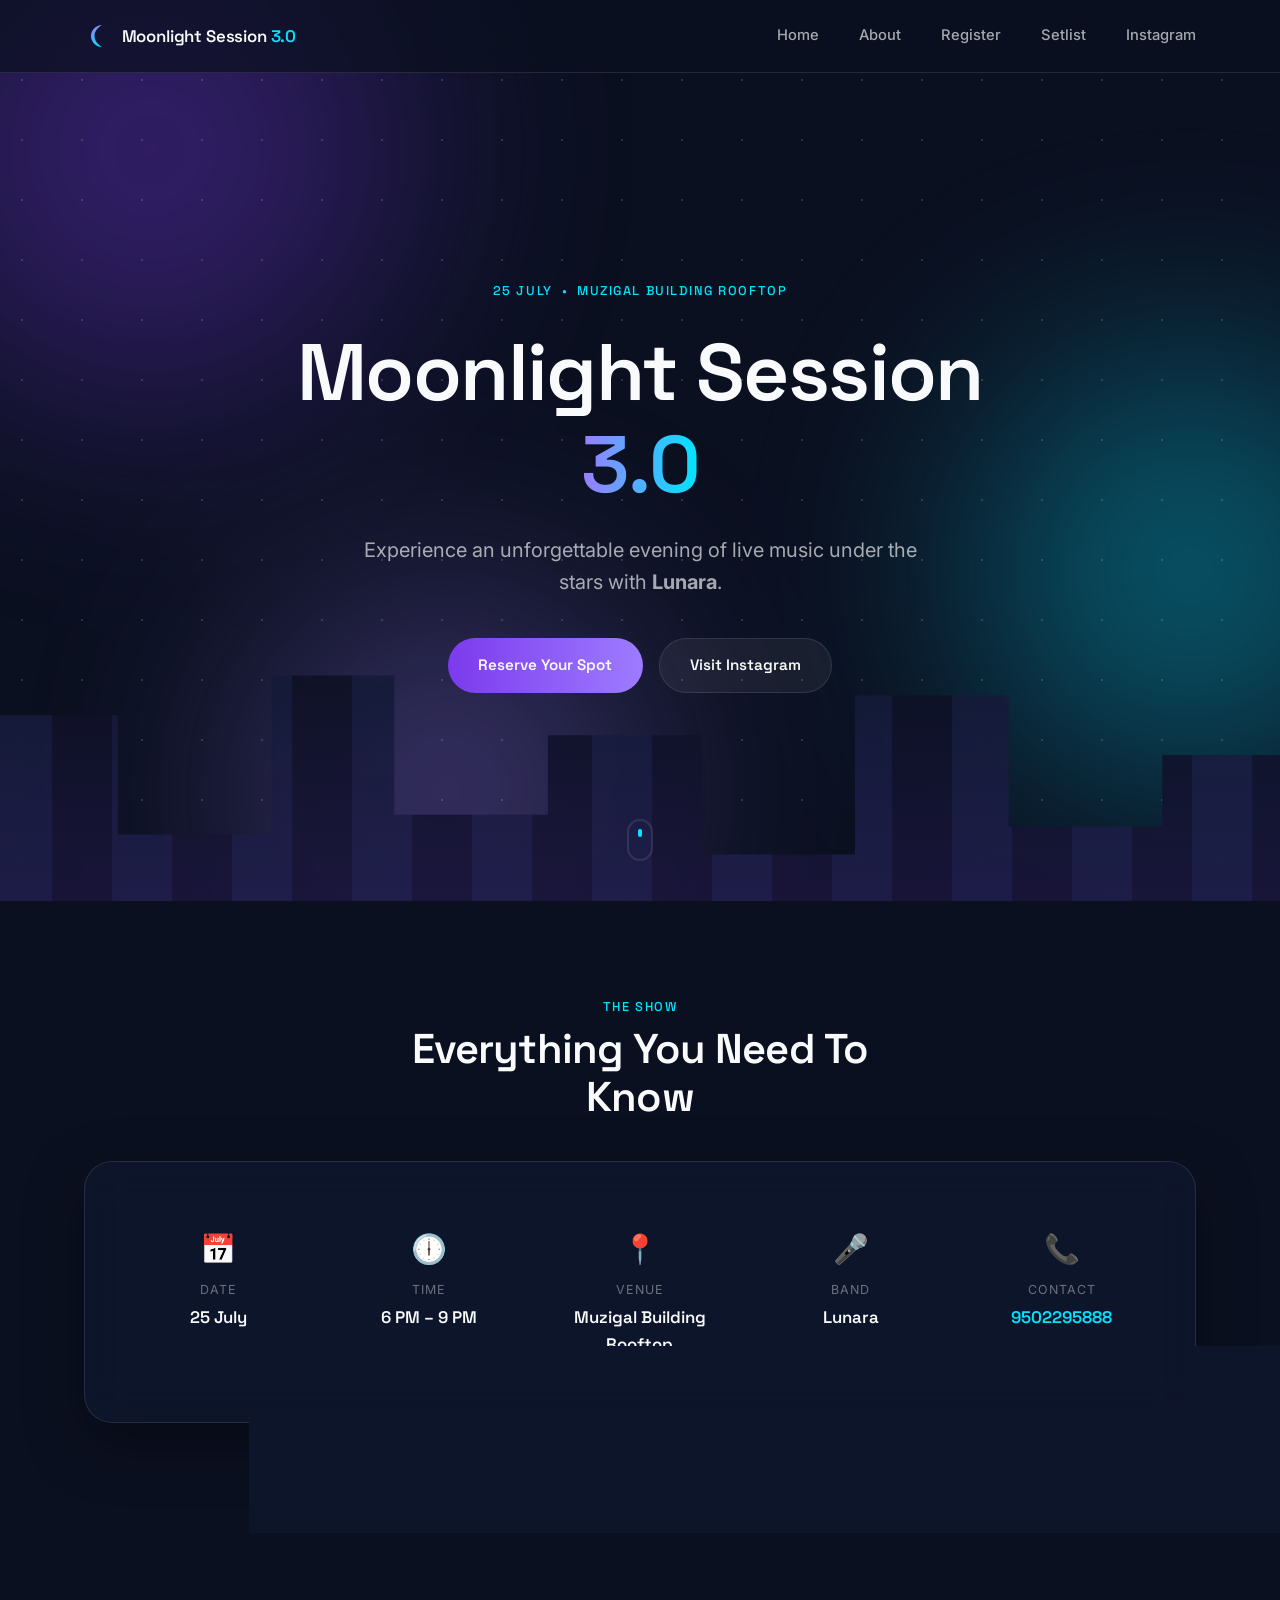
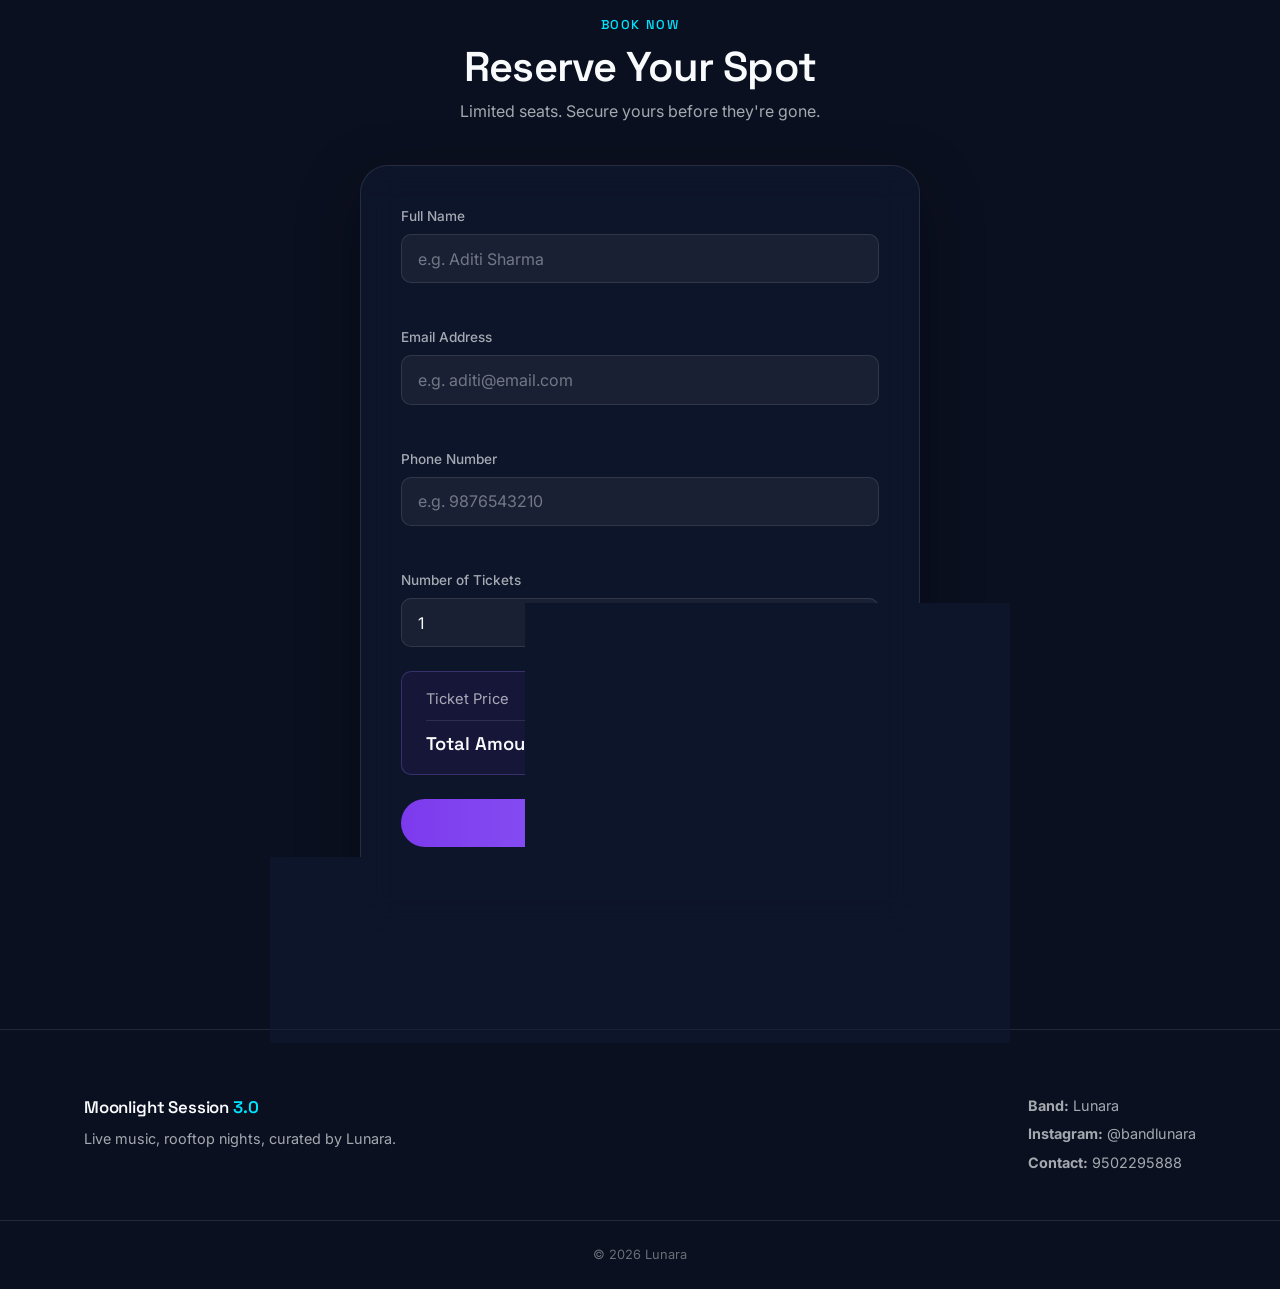
<file: index.html>
<!DOCTYPE html>
<html lang="en">
<head>
  <meta charset="UTF-8" />
  <meta name="viewport" content="width=device-width, initial-scale=1.0" />
  <title>Moonlight Session 3.0 | Lunara Live at Muzigal Rooftop</title>
  <meta name="description" content="Reserve your spot for Moonlight Session 3.0 — an unforgettable rooftop live music experience with Lunara." />

  <!-- Google Fonts: Space Grotesk (display) + Inter (body) -->
  <link rel="preconnect" href="https://fonts.googleapis.com" />
  <link rel="preconnect" href="https://fonts.gstatic.com" crossorigin />
  <link href="https://fonts.googleapis.com/css2?family=Space+Grotesk:wght@400;500;600;700&family=Inter:wght@400;500;600;700&display=swap" rel="stylesheet" />

  <!-- Stylesheet -->
  <link rel="stylesheet" href="style.css" />
</head>
<body>

  <!-- =====================================================
       BACKGROUND FX
       Fixed layer that sits behind everything and renders the
       floating glowing gradient blobs used throughout the site.
       Purely decorative — aria-hidden so screen readers skip it.
  ====================================================== -->
  <div class="bg-fx" aria-hidden="true">
    <div class="glow glow--purple"></div>
    <div class="glow glow--cyan"></div>
    <div class="glow glow--purple2"></div>
  </div>

  <!-- =====================================================
       1. STICKY NAVIGATION
  ====================================================== -->
  <header class="navbar" id="navbar">
    <div class="navbar__inner container">

      <!-- Logo + event name -->
      <a href="#home" class="navbar__brand">
        <span class="navbar__logo" aria-hidden="true">
          <!-- Simple placeholder logo: crescent moon mark -->
          <svg width="28" height="28" viewBox="0 0 28 28" fill="none" xmlns="http://www.w3.org/2000/svg">
            <path d="M18 3C12 3 7 8 7 14C7 20 12 25 18 25C13.5 22.5 10.5 18.5 10.5 14C10.5 9.5 13.5 5.5 18 3Z" fill="url(#moonGradient)"/>
            <defs>
              <linearGradient id="moonGradient" x1="7" y1="3" x2="18" y2="25" gradientUnits="userSpaceOnUse">
                <stop stop-color="#9D7CFF"/>
                <stop offset="1" stop-color="#00E5FF"/>
              </linearGradient>
            </defs>
          </svg>
        </span>
        <span class="navbar__title">Moonlight Session <em>3.0</em></span>
      </a>

      <!-- Desktop nav links -->
      <nav class="navbar__links" aria-label="Primary">
        <a href="#home">Home</a>
        <a href="#about">About</a>
        <a href="#register">Register</a>
        <a href="lyrics.html">Setlist</a>
        <a href="https://www.instagram.com/bandlunara" target="_blank" rel="noopener noreferrer">Instagram</a>
      </nav>

      <!-- Mobile hamburger toggle (JS-controlled) -->
      <button class="navbar__toggle" id="navToggle" aria-label="Toggle menu" aria-expanded="false">
        <span></span><span></span><span></span>
      </button>
    </div>

    <!-- Mobile dropdown menu -->
    <div class="navbar__mobile" id="navMobile">
      <a href="#home">Home</a>
      <a href="#about">About</a>
      <a href="#register">Register</a>
      <a href="lyrics.html">Setlist</a>
      <a href="https://www.instagram.com/bandlunara" target="_blank" rel="noopener noreferrer">Instagram</a>
    </div>
  </header>

  <main>
    <!-- =====================================================
         2. HERO SECTION
         Cinematic rooftop-at-night hero with parallax glow layers,
         big headline, subheading and two CTA buttons.
    ====================================================== -->
    <section class="hero" id="home">
      <!-- Parallax layers move at different speeds on scroll (see script.js) -->
      <div class="hero__parallax" data-parallax="0.15" aria-hidden="true">
        <div class="hero__stars"></div>
      </div>
      <div class="hero__parallax" data-parallax="0.3" aria-hidden="true">
        <div class="hero__skyline"></div>
      </div>

      <div class="hero__content container reveal">
        <p class="eyebrow">25 JULY &nbsp;•&nbsp; MUZIGAL BUILDING ROOFTOP</p>
        <h1 class="hero__title">Moonlight Session <span class="text-gradient">3.0</span></h1>
        <p class="hero__subtitle">
          Experience an unforgettable evening of live music under the stars with <strong>Lunara</strong>.
        </p>

        <div class="hero__actions">
          <a href="#register" class="btn btn--primary btn--glow">Reserve Your Spot</a>
          <a href="https://www.instagram.com/bandlunara" target="_blank" rel="noopener noreferrer" class="btn btn--secondary">
            Visit Instagram
          </a>
        </div>
      </div>

      <!-- Scroll cue -->
      <div class="hero__scroll-cue" aria-hidden="true">
        <span></span>
      </div>
    </section>

    <!-- =====================================================
         3. EVENT INFORMATION
         Glassmorphism card summarizing all key event details.
    ====================================================== -->
    <section class="section" id="about">
      <div class="container">
        <div class="section__heading reveal">
          <p class="eyebrow">The Show</p>
          <h2>Everything You Need To Know</h2>
        </div>

        <div class="info-card glass reveal">
          <div class="info-grid">

            <div class="info-item">
              <div class="info-item__icon" aria-hidden="true">📅</div>
              <p class="info-item__label">Date</p>
              <p class="info-item__value">25 July</p>
            </div>

            <div class="info-item">
              <div class="info-item__icon" aria-hidden="true">🕕</div>
              <p class="info-item__label">Time</p>
              <p class="info-item__value">6 PM – 9 PM</p>
            </div>

            <div class="info-item">
              <div class="info-item__icon" aria-hidden="true">📍</div>
              <p class="info-item__label">Venue</p>
              <p class="info-item__value">Muzigal Building Rooftop</p>
            </div>

            <div class="info-item">
              <div class="info-item__icon" aria-hidden="true">🎤</div>
              <p class="info-item__label">Band</p>
              <p class="info-item__value">Lunara</p>
            </div>

            <div class="info-item">
              <div class="info-item__icon" aria-hidden="true">📞</div>
              <p class="info-item__label">Contact</p>
              <p class="info-item__value">
                <a href="tel:9502295888">9502295888</a>
              </p>
            </div>

          </div>
        </div>
      </div>
    </section>

    <!-- =====================================================
         4. REGISTRATION SECTION
         Floating glass card containing the booking form AND
         the post-payment success screen (toggled via JS).
    ====================================================== -->
    <section class="section" id="register">
      <div class="container">
        <div class="section__heading reveal">
          <p class="eyebrow">Book Now</p>
          <h2>Reserve Your Spot</h2>
          <p class="section__subtext">Limited seats. Secure yours before they're gone.</p>
        </div>

        <div class="register-card glass reveal">

          <!-- ---------- REGISTRATION FORM (visible by default) ---------- -->
          <form id="registrationForm" class="reg-form" novalidate>

            <!-- Full Name -->
            <div class="field">
              <label for="fullName">Full Name</label>
              <input type="text" id="fullName" name="fullName" placeholder="e.g. Aditi Sharma" autocomplete="name" required />
              <span class="field__error" id="fullNameError"></span>
            </div>

            <!-- Email -->
            <div class="field">
              <label for="email">Email Address</label>
              <input type="email" id="email" name="email" placeholder="e.g. aditi@email.com" autocomplete="email" required />
              <span class="field__error" id="emailError"></span>
            </div>

            <!-- Phone -->
            <div class="field">
              <label for="phone">Phone Number</label>
              <input type="tel" id="phone" name="phone" placeholder="e.g. 9876543210" autocomplete="tel" required />
              <span class="field__error" id="phoneError"></span>
            </div>

            <!-- Number of Tickets -->
            <div class="field">
              <label for="tickets">Number of Tickets</label>
              <select id="tickets" name="tickets" required>
                <option value="1">1</option>
                <option value="2">2</option>
                <option value="3">3</option>
                <option value="4">4</option>
                <option value="5">5</option>
              </select>
            </div>

            <!-- Price summary — values are injected/updated by script.js -->
            <div class="price-summary">
              <div class="price-summary__row">
                <span>Ticket Price</span>
                <span id="ticketPriceDisplay">₹ 0</span>
              </div>
              <div class="price-summary__row price-summary__row--total">
                <span>Total Amount</span>
                <span id="totalAmountDisplay">₹ 0</span>
              </div>
            </div>

            <!-- Single CTA that kicks off the Razorpay flow -->
            <button type="submit" class="btn btn--primary btn--glow btn--full" id="payButton">
              <span id="payButtonText">Pay &amp; Register</span>
              <!-- Loading spinner, hidden by default, shown while payment is processing -->
              <span class="spinner" id="payButtonSpinner" hidden></span>
            </button>

            <p class="reg-form__note">
              You'll receive a confirmation email as soon as your payment goes through.
            </p>
          </form>

          <!-- ---------- SUCCESS SCREEN (hidden until payment completes) ---------- -->
          <div class="success-screen" id="successScreen">
            <div class="success-screen__icon" aria-hidden="true">
              <!-- Green checkmark icon -->
              <svg width="72" height="72" viewBox="0 0 72 72" fill="none" xmlns="http://www.w3.org/2000/svg">
                <circle cx="36" cy="36" r="34" fill="#16A34A" fill-opacity="0.15" stroke="#22C55E" stroke-width="2"/>
                <path d="M22 37L31 46L50 26" stroke="#22C55E" stroke-width="4" stroke-linecap="round" stroke-linejoin="round"/>
              </svg>
            </div>
            <h3>Booking Successful</h3>
            <p>Thank you for booking Moonlight Session 3.0.</p>
            <p>A confirmation email has been sent to you.</p>
            <p class="success-screen__cta-text">See you on July 25!</p>

            <button type="button" class="btn btn--secondary" id="bookAnotherBtn">Book Another Ticket</button>
          </div>

        </div>
      </div>
    </section>
  </main>

  <!-- =====================================================
       FOOTER
  ====================================================== -->
  <footer class="footer">
    <div class="container footer__inner">
      <div class="footer__brand">
        <span class="navbar__title">Moonlight Session <em>3.0</em></span>
        <p>Live music, rooftop nights, curated by Lunara.</p>
      </div>

      <div class="footer__details">
        <p><strong>Band:</strong> Lunara</p>
        <p><strong>Instagram:</strong> <a href="https://www.instagram.com/bandlunara" target="_blank" rel="noopener noreferrer">@bandlunara</a></p>
        <p><strong>Contact:</strong> <a href="tel:9502295888">9502295888</a></p>
      </div>
    </div>
    <p class="footer__copyright">© 2026 Lunara</p>
  </footer>

  <!-- =====================================================
       TOAST NOTIFICATION CONTAINER
       script.js injects toast messages into this container.
  ====================================================== -->
  <div class="toast-container" id="toastContainer" aria-live="polite" aria-atomic="true"></div>

  <!-- JavaScript -->
  <script src="https://checkout.razorpay.com/v1/checkout.js"></script>
  <script src="script.js"></script>
</body>
</html>
</file>
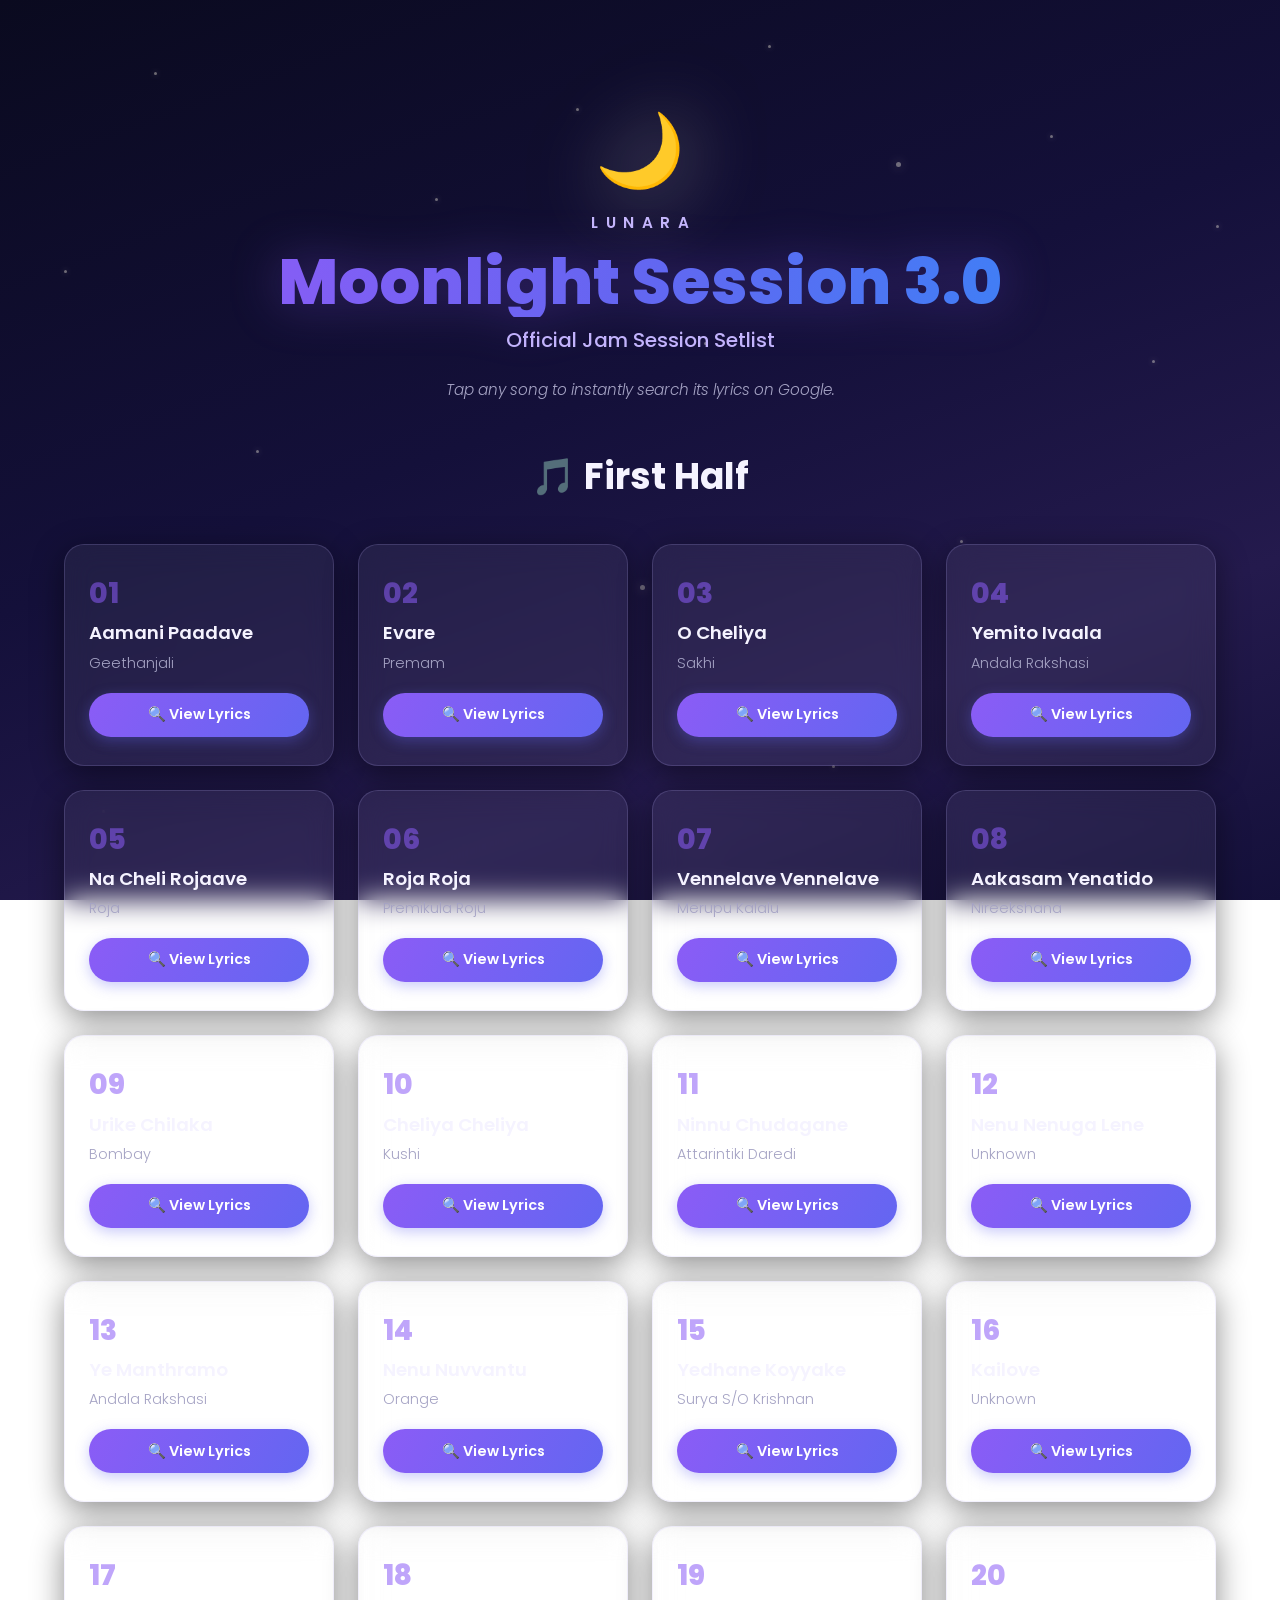
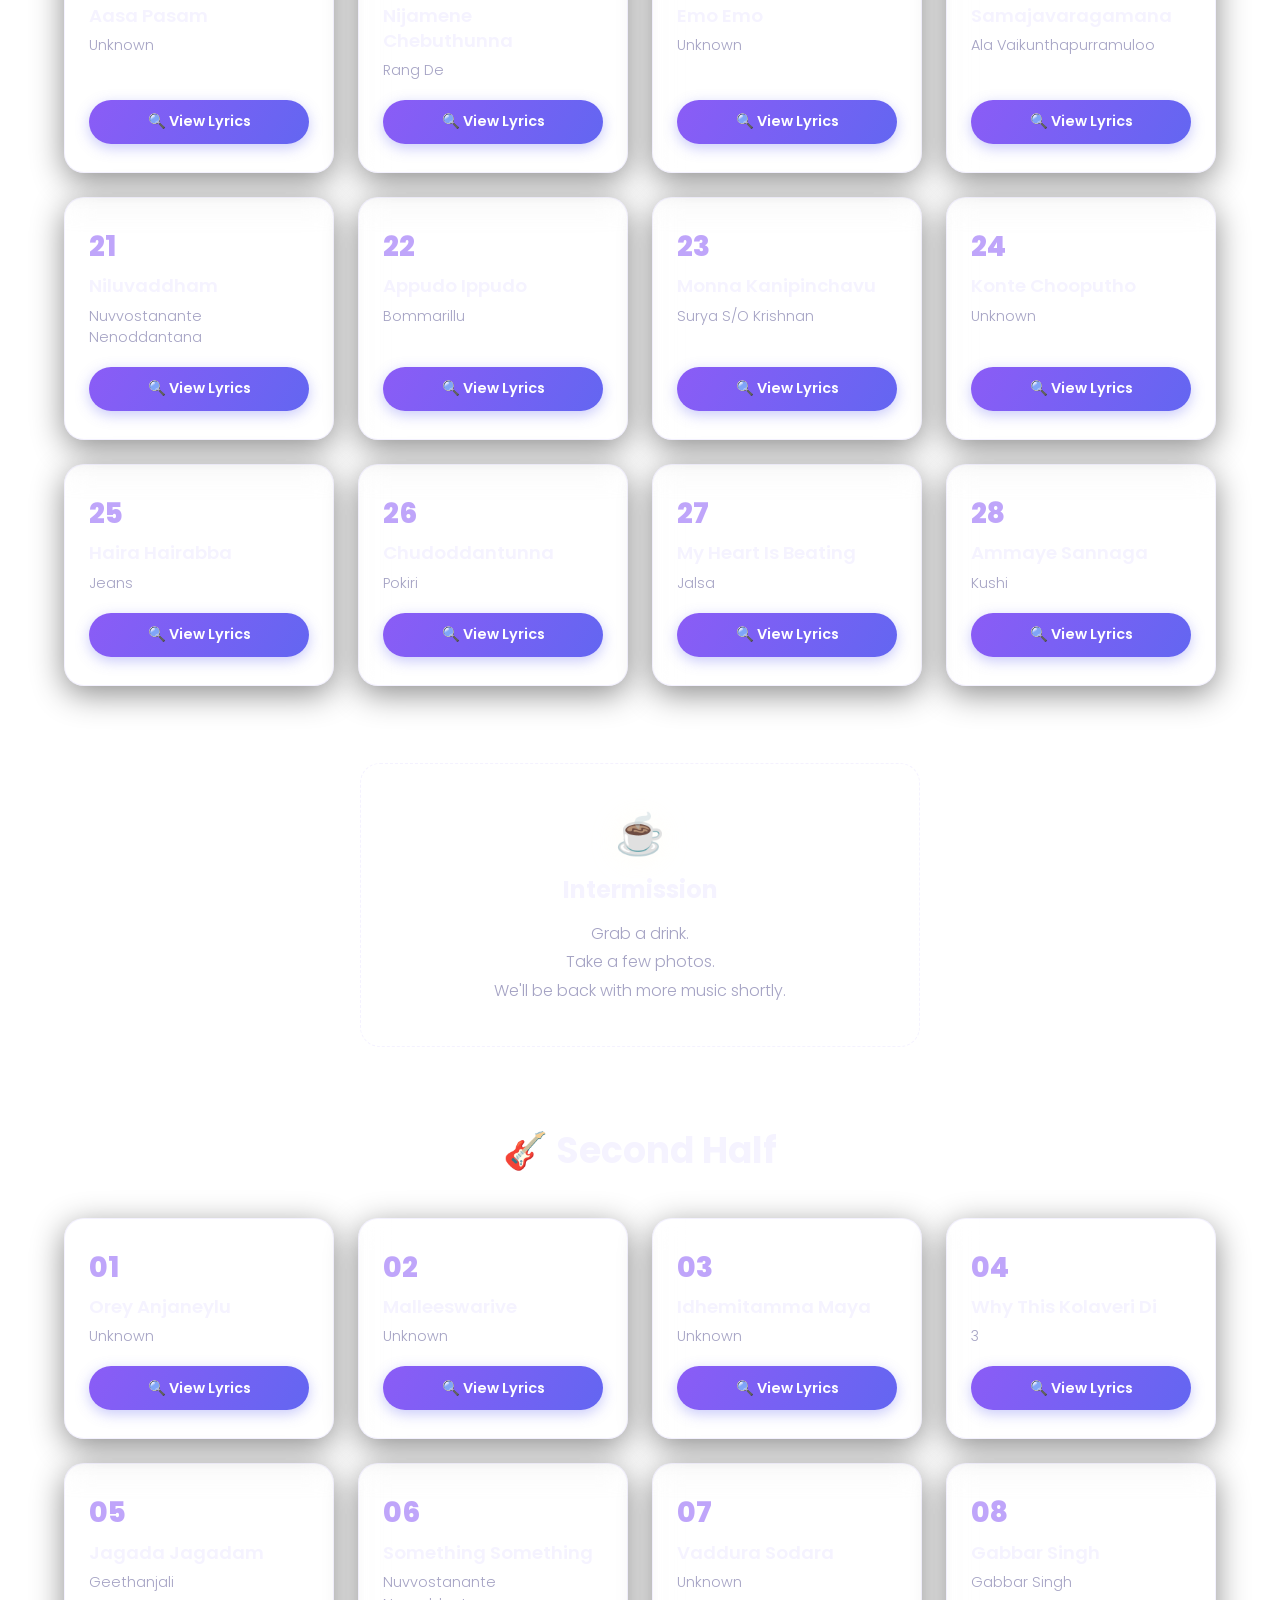
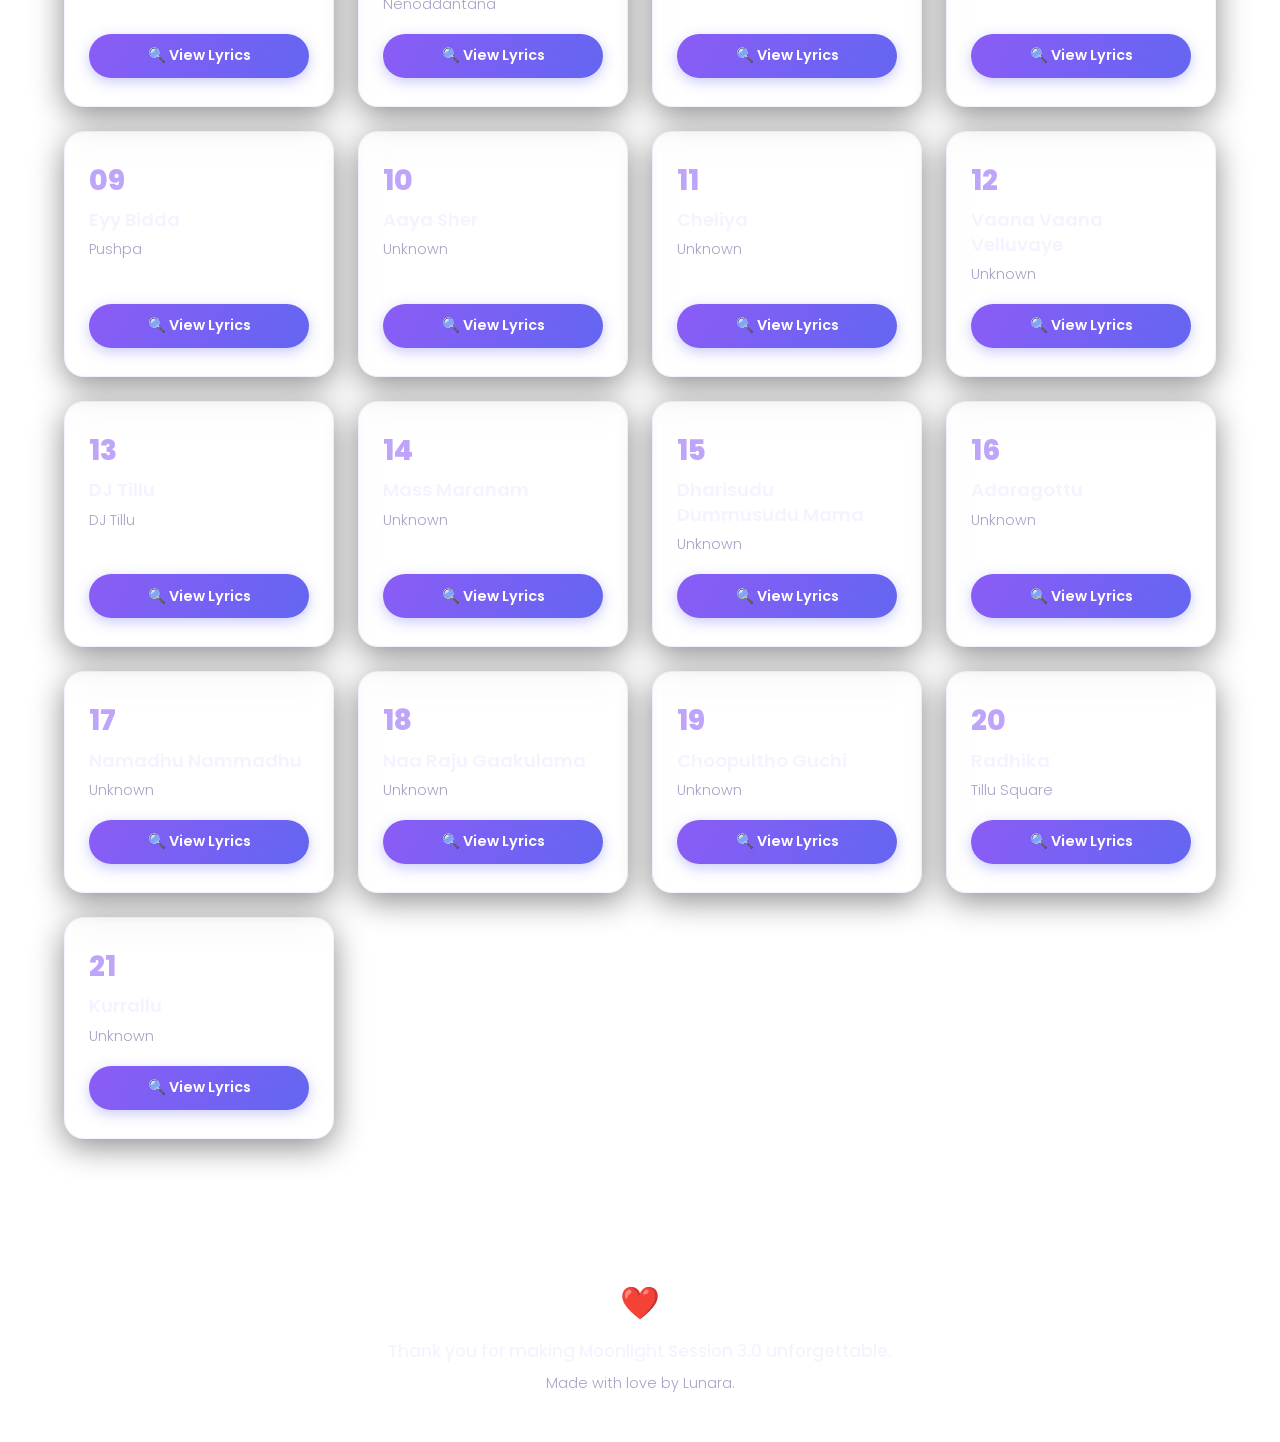
<file: lyrics.html>
<!DOCTYPE html>
<!--
  =============================================================
  MOONLIGHT SESSION 3.0 — Official Jam Session Setlist
  Organized by Lunara Band
  =============================================================
  This is a pure HTML5 + CSS3 page (no JavaScript, no frameworks).
  It is a single scrolling page split into these regions, in order:

    1. <head>        -> page metadata + font/stylesheet links
    2. .stars-layer   -> decorative animated star background (fixed)
    3. .hero          -> top banner: moon emoji, band name, event title
    4. #first-half    -> song list, part 1 (28 songs)
    5. .intermission  -> a visual "break" divider between the two halves
    6. #second-half   -> song list, part 2 (21 songs)
    7. .site-footer   -> closing thank-you message

  Every song is a "glassmorphism card" (semi-transparent, blurred
  background) containing: a track number, song title, movie name,
  and a button that opens a Google Search for "<song> <movie> lyrics"
  in a new browser tab. No lyrics are hosted on this page itself.
  =============================================================
-->
<html lang="en">
<head>
  <!-- Basic document metadata -->
  <meta charset="UTF-8" />
  <meta name="viewport" content="width=device-width, initial-scale=1.0" />
  <title>Moonlight Session 3.0 | Lunara Band</title>
  <meta name="description" content="Official jam session setlist for Moonlight Session 3.0 by Lunara Band. Tap any song to search its lyrics." />

  <!-- Google Font: Poppins (weights we actually use across the page) -->
  <link rel="preconnect" href="https://fonts.googleapis.com" />
  <link rel="preconnect" href="https://fonts.gstatic.com" crossorigin />
  <link href="https://fonts.googleapis.com/css2?family=Poppins:wght@300;400;500;600;700;800&display=swap" rel="stylesheet" />

  <!-- Our one and only stylesheet -->
  <link rel="stylesheet" href="lyrics.css" />
</head>
<body>

  <!--
    ===========================================================
    DECORATIVE STAR FIELD
    ===========================================================
    A fixed, full-screen layer that sits behind everything else
    (see z-index in CSS). Each <span class="star"> is one twinkling
    dot; .star--big adds a couple of larger, slower-glowing stars
    for depth. Positions/timings are randomized via inline styles
    so the sky doesn't look mechanically repeated.
    Purely decorative -> aria-hidden so screen readers skip it.
  -->
  <div class="stars-layer" aria-hidden="true">
    <span class="star" style="top:8%; left:12%; animation-delay:0s;"></span>
    <span class="star" style="top:15%; left:82%; animation-delay:0.6s;"></span>
    <span class="star" style="top:22%; left:34%; animation-delay:1.2s;"></span>
    <span class="star" style="top:5%; left:60%; animation-delay:1.8s;"></span>
    <span class="star" style="top:30%; left:5%; animation-delay:0.3s;"></span>
    <span class="star" style="top:40%; left:90%; animation-delay:0.9s;"></span>
    <span class="star" style="top:12%; left:45%; animation-delay:2.1s;"></span>
    <span class="star star--big" style="top:18%; left:70%; animation-delay:0.4s;"></span>
    <span class="star" style="top:50%; left:20%; animation-delay:1.5s;"></span>
    <span class="star" style="top:60%; left:75%; animation-delay:0.7s;"></span>
    <span class="star" style="top:70%; left:15%; animation-delay:1.1s;"></span>
    <span class="star star--big" style="top:65%; left:50%; animation-delay:2.4s;"></span>
    <span class="star" style="top:80%; left:35%; animation-delay:0.2s;"></span>
    <span class="star" style="top:85%; left:65%; animation-delay:1.9s;"></span>
    <span class="star" style="top:90%; left:8%; animation-delay:1.3s;"></span>
    <span class="star" style="top:95%; left:55%; animation-delay:0.5s;"></span>
    <span class="star" style="top:38%; left:55%; animation-delay:2.6s;"></span>
    <span class="star" style="top:25%; left:95%; animation-delay:0.8s;"></span>
  </div>

  <!--
    ===========================================================
    HERO SECTION
    ===========================================================
    The very first thing a visitor sees: floating moon emoji,
    band wordmark, event name, subtitle, and a one-line
    instruction telling people the buttons search Google.
  -->
  <header class="hero">
    <!-- Floating/glowing moon icon. Animation defined in CSS (@keyframes float). -->
    <div class="hero__moon" aria-hidden="true">🌙</div>

    <!-- Band wordmark -->
    <p class="hero__brand">LUNARA</p>

    <!-- Event name -->
    <h1 class="hero__title">Moonlight Session 3.0</h1>

    <!-- Event subtitle -->
    <p class="hero__subtitle">Official Jam Session Setlist</p>

    <!-- Helper text explaining how the buttons work -->
    <p class="hero__hint">Tap any song to instantly search its lyrics on Google.</p>
  </header>

  <!--
    ===========================================================
    MAIN CONTENT WRAPPER
    ===========================================================
    Holds both halves of the setlist plus the intermission.
    Using <main> for semantic/accessibility correctness.
  -->
  <main class="content">

    <!--
      =========================================================
      FIRST HALF
      =========================================================
      Section heading + a responsive grid (.song-grid) of
      glassmorphism cards. Grid column count is controlled in
      CSS via auto-fill/minmax, so it reflows automatically for
      desktop / tablet / mobile without any JavaScript.
    -->
    <section id="first-half" class="song-section">
      <h2 class="section-heading">🎵 First Half</h2>

      <div class="song-grid">
<!-- ===== Auto-generated: 28 song cards for the First Half ===== -->
      <!-- Song card #1: Aamani Paadave -->
      <article class="song-card">
        <div class="song-card__number" aria-hidden="true">01</div>
        <h3 class="song-card__title">Aamani Paadave</h3>
        <p class="song-card__movie">Geethanjali</p>
        <a class="song-card__button" href="https://www.google.com/search?q=Aamani+Paadave+Geethanjali+lyrics" target="_blank" rel="noopener noreferrer">
          🔍 View Lyrics
        </a>
      </article>

      <!-- Song card #2: Evare -->
      <article class="song-card">
        <div class="song-card__number" aria-hidden="true">02</div>
        <h3 class="song-card__title">Evare</h3>
        <p class="song-card__movie">Premam</p>
        <a class="song-card__button" href="https://www.google.com/search?q=Evare+Premam+lyrics" target="_blank" rel="noopener noreferrer">
          🔍 View Lyrics
        </a>
      </article>

      <!-- Song card #3: O Cheliya -->
      <article class="song-card">
        <div class="song-card__number" aria-hidden="true">03</div>
        <h3 class="song-card__title">O Cheliya</h3>
        <p class="song-card__movie">Sakhi</p>
        <a class="song-card__button" href="https://www.google.com/search?q=O+Cheliya+Sakhi+lyrics" target="_blank" rel="noopener noreferrer">
          🔍 View Lyrics
        </a>
      </article>

      <!-- Song card #4: Yemito Ivaala -->
      <article class="song-card">
        <div class="song-card__number" aria-hidden="true">04</div>
        <h3 class="song-card__title">Yemito Ivaala</h3>
        <p class="song-card__movie">Andala Rakshasi</p>
        <a class="song-card__button" href="https://www.google.com/search?q=Yemito+Ivaala+Andala+Rakshasi+lyrics" target="_blank" rel="noopener noreferrer">
          🔍 View Lyrics
        </a>
      </article>

      <!-- Song card #5: Na Cheli Rojaave -->
      <article class="song-card">
        <div class="song-card__number" aria-hidden="true">05</div>
        <h3 class="song-card__title">Na Cheli Rojaave</h3>
        <p class="song-card__movie">Roja</p>
        <a class="song-card__button" href="https://www.google.com/search?q=Na+Cheli+Rojaave+Roja+lyrics" target="_blank" rel="noopener noreferrer">
          🔍 View Lyrics
        </a>
      </article>

      <!-- Song card #6: Roja Roja -->
      <article class="song-card">
        <div class="song-card__number" aria-hidden="true">06</div>
        <h3 class="song-card__title">Roja Roja</h3>
        <p class="song-card__movie">Premikula Roju</p>
        <a class="song-card__button" href="https://www.google.com/search?q=Roja+Roja+Premikula+Roju+lyrics" target="_blank" rel="noopener noreferrer">
          🔍 View Lyrics
        </a>
      </article>

      <!-- Song card #7: Vennelave Vennelave -->
      <article class="song-card">
        <div class="song-card__number" aria-hidden="true">07</div>
        <h3 class="song-card__title">Vennelave Vennelave</h3>
        <p class="song-card__movie">Merupu Kalalu</p>
        <a class="song-card__button" href="https://www.google.com/search?q=Vennelave+Vennelave+Merupu+Kalalu+lyrics" target="_blank" rel="noopener noreferrer">
          🔍 View Lyrics
        </a>
      </article>

      <!-- Song card #8: Aakasam Yenatido -->
      <article class="song-card">
        <div class="song-card__number" aria-hidden="true">08</div>
        <h3 class="song-card__title">Aakasam Yenatido</h3>
        <p class="song-card__movie">Nireekshana</p>
        <a class="song-card__button" href="https://www.google.com/search?q=Aakasam+Yenatido+Nireekshana+lyrics" target="_blank" rel="noopener noreferrer">
          🔍 View Lyrics
        </a>
      </article>

      <!-- Song card #9: Urike Chilaka -->
      <article class="song-card">
        <div class="song-card__number" aria-hidden="true">09</div>
        <h3 class="song-card__title">Urike Chilaka</h3>
        <p class="song-card__movie">Bombay</p>
        <a class="song-card__button" href="https://www.google.com/search?q=Urike+Chilaka+Bombay+lyrics" target="_blank" rel="noopener noreferrer">
          🔍 View Lyrics
        </a>
      </article>

      <!-- Song card #10: Cheliya Cheliya -->
      <article class="song-card">
        <div class="song-card__number" aria-hidden="true">10</div>
        <h3 class="song-card__title">Cheliya Cheliya</h3>
        <p class="song-card__movie">Kushi</p>
        <a class="song-card__button" href="https://www.google.com/search?q=Cheliya+Cheliya+Kushi+lyrics" target="_blank" rel="noopener noreferrer">
          🔍 View Lyrics
        </a>
      </article>

      <!-- Song card #11: Ninnu Chudagane -->
      <article class="song-card">
        <div class="song-card__number" aria-hidden="true">11</div>
        <h3 class="song-card__title">Ninnu Chudagane</h3>
        <p class="song-card__movie">Attarintiki Daredi</p>
        <a class="song-card__button" href="https://www.google.com/search?q=Ninnu+Chudagane+Attarintiki+Daredi+lyrics" target="_blank" rel="noopener noreferrer">
          🔍 View Lyrics
        </a>
      </article>

      <!-- Song card #12: Nenu Nenuga Lene -->
      <article class="song-card">
        <div class="song-card__number" aria-hidden="true">12</div>
        <h3 class="song-card__title">Nenu Nenuga Lene</h3>
        <p class="song-card__movie">Unknown</p>
        <a class="song-card__button" href="https://www.google.com/search?q=Nenu+Nenuga+Lene+lyrics" target="_blank" rel="noopener noreferrer">
          🔍 View Lyrics
        </a>
      </article>

      <!-- Song card #13: Ye Manthramo -->
      <article class="song-card">
        <div class="song-card__number" aria-hidden="true">13</div>
        <h3 class="song-card__title">Ye Manthramo</h3>
        <p class="song-card__movie">Andala Rakshasi</p>
        <a class="song-card__button" href="https://www.google.com/search?q=Ye+Manthramo+Andala+Rakshasi+lyrics" target="_blank" rel="noopener noreferrer">
          🔍 View Lyrics
        </a>
      </article>

      <!-- Song card #14: Nenu Nuvvantu -->
      <article class="song-card">
        <div class="song-card__number" aria-hidden="true">14</div>
        <h3 class="song-card__title">Nenu Nuvvantu</h3>
        <p class="song-card__movie">Orange</p>
        <a class="song-card__button" href="https://www.google.com/search?q=Nenu+Nuvvantu+Orange+lyrics" target="_blank" rel="noopener noreferrer">
          🔍 View Lyrics
        </a>
      </article>

      <!-- Song card #15: Yedhane Koyyake -->
      <article class="song-card">
        <div class="song-card__number" aria-hidden="true">15</div>
        <h3 class="song-card__title">Yedhane Koyyake</h3>
        <p class="song-card__movie">Surya S/O Krishnan</p>
        <a class="song-card__button" href="https://www.google.com/search?q=Yedhane+Koyyake+Surya+S%2FO+Krishnan+lyrics" target="_blank" rel="noopener noreferrer">
          🔍 View Lyrics
        </a>
      </article>

      <!-- Song card #16: Kailove -->
      <article class="song-card">
        <div class="song-card__number" aria-hidden="true">16</div>
        <h3 class="song-card__title">Kailove</h3>
        <p class="song-card__movie">Unknown</p>
        <a class="song-card__button" href="https://www.google.com/search?q=Kailove+lyrics" target="_blank" rel="noopener noreferrer">
          🔍 View Lyrics
        </a>
      </article>

      <!-- Song card #17: Aasa Pasam -->
      <article class="song-card">
        <div class="song-card__number" aria-hidden="true">17</div>
        <h3 class="song-card__title">Aasa Pasam</h3>
        <p class="song-card__movie">Unknown</p>
        <a class="song-card__button" href="https://www.google.com/search?q=Aasa+Pasam+lyrics" target="_blank" rel="noopener noreferrer">
          🔍 View Lyrics
        </a>
      </article>

      <!-- Song card #18: Nijamene Chebuthunna -->
      <article class="song-card">
        <div class="song-card__number" aria-hidden="true">18</div>
        <h3 class="song-card__title">Nijamene Chebuthunna</h3>
        <p class="song-card__movie">Rang De</p>
        <a class="song-card__button" href="https://www.google.com/search?q=Nijamene+Chebuthunna+Rang+De+lyrics" target="_blank" rel="noopener noreferrer">
          🔍 View Lyrics
        </a>
      </article>

      <!-- Song card #19: Emo Emo -->
      <article class="song-card">
        <div class="song-card__number" aria-hidden="true">19</div>
        <h3 class="song-card__title">Emo Emo</h3>
        <p class="song-card__movie">Unknown</p>
        <a class="song-card__button" href="https://www.google.com/search?q=Emo+Emo+lyrics" target="_blank" rel="noopener noreferrer">
          🔍 View Lyrics
        </a>
      </article>

      <!-- Song card #20: Samajavaragamana -->
      <article class="song-card">
        <div class="song-card__number" aria-hidden="true">20</div>
        <h3 class="song-card__title">Samajavaragamana</h3>
        <p class="song-card__movie">Ala Vaikunthapurramuloo</p>
        <a class="song-card__button" href="https://www.google.com/search?q=Samajavaragamana+Ala+Vaikunthapurramuloo+lyrics" target="_blank" rel="noopener noreferrer">
          🔍 View Lyrics
        </a>
      </article>

      <!-- Song card #21: Niluvaddham -->
      <article class="song-card">
        <div class="song-card__number" aria-hidden="true">21</div>
        <h3 class="song-card__title">Niluvaddham</h3>
        <p class="song-card__movie">Nuvvostanante Nenoddantana</p>
        <a class="song-card__button" href="https://www.google.com/search?q=Niluvaddham+Nuvvostanante+Nenoddantana+lyrics" target="_blank" rel="noopener noreferrer">
          🔍 View Lyrics
        </a>
      </article>

      <!-- Song card #22: Appudo Ippudo -->
      <article class="song-card">
        <div class="song-card__number" aria-hidden="true">22</div>
        <h3 class="song-card__title">Appudo Ippudo</h3>
        <p class="song-card__movie">Bommarillu</p>
        <a class="song-card__button" href="https://www.google.com/search?q=Appudo+Ippudo+Bommarillu+lyrics" target="_blank" rel="noopener noreferrer">
          🔍 View Lyrics
        </a>
      </article>

      <!-- Song card #23: Monna Kanipinchavu -->
      <article class="song-card">
        <div class="song-card__number" aria-hidden="true">23</div>
        <h3 class="song-card__title">Monna Kanipinchavu</h3>
        <p class="song-card__movie">Surya S/O Krishnan</p>
        <a class="song-card__button" href="https://www.google.com/search?q=Monna+Kanipinchavu+Surya+S%2FO+Krishnan+lyrics" target="_blank" rel="noopener noreferrer">
          🔍 View Lyrics
        </a>
      </article>

      <!-- Song card #24: Konte Chooputho -->
      <article class="song-card">
        <div class="song-card__number" aria-hidden="true">24</div>
        <h3 class="song-card__title">Konte Chooputho</h3>
        <p class="song-card__movie">Unknown</p>
        <a class="song-card__button" href="https://www.google.com/search?q=Konte+Chooputho+lyrics" target="_blank" rel="noopener noreferrer">
          🔍 View Lyrics
        </a>
      </article>

      <!-- Song card #25: Haira Hairabba -->
      <article class="song-card">
        <div class="song-card__number" aria-hidden="true">25</div>
        <h3 class="song-card__title">Haira Hairabba</h3>
        <p class="song-card__movie">Jeans</p>
        <a class="song-card__button" href="https://www.google.com/search?q=Haira+Hairabba+Jeans+lyrics" target="_blank" rel="noopener noreferrer">
          🔍 View Lyrics
        </a>
      </article>

      <!-- Song card #26: Chudoddantunna -->
      <article class="song-card">
        <div class="song-card__number" aria-hidden="true">26</div>
        <h3 class="song-card__title">Chudoddantunna</h3>
        <p class="song-card__movie">Pokiri</p>
        <a class="song-card__button" href="https://www.google.com/search?q=Chudoddantunna+Pokiri+lyrics" target="_blank" rel="noopener noreferrer">
          🔍 View Lyrics
        </a>
      </article>

      <!-- Song card #27: My Heart Is Beating -->
      <article class="song-card">
        <div class="song-card__number" aria-hidden="true">27</div>
        <h3 class="song-card__title">My Heart Is Beating</h3>
        <p class="song-card__movie">Jalsa</p>
        <a class="song-card__button" href="https://www.google.com/search?q=My+Heart+Is+Beating+Jalsa+lyrics" target="_blank" rel="noopener noreferrer">
          🔍 View Lyrics
        </a>
      </article>

      <!-- Song card #28: Ammaye Sannaga -->
      <article class="song-card">
        <div class="song-card__number" aria-hidden="true">28</div>
        <h3 class="song-card__title">Ammaye Sannaga</h3>
        <p class="song-card__movie">Kushi</p>
        <a class="song-card__button" href="https://www.google.com/search?q=Ammaye+Sannaga+Kushi+lyrics" target="_blank" rel="noopener noreferrer">
          🔍 View Lyrics
        </a>
      </article>
<!-- ===== End of First Half cards ===== -->
      </div>
    </section>

    <!--
      =========================================================
      INTERMISSION DIVIDER
      =========================================================
      A visual "breather" between the two halves. Styled
      differently from the song cards (centered, no grid) to
      read clearly as a break in the show, not another song.
    -->
    <section class="intermission" aria-label="Intermission">
      <div class="intermission__icon" aria-hidden="true">☕</div>
      <h2 class="intermission__title">Intermission</h2>
      <p class="intermission__text">
        Grab a drink.<br />
        Take a few photos.<br />
        We'll be back with more music shortly.
      </p>
    </section>

    <!--
      =========================================================
      SECOND HALF
      =========================================================
      Structurally identical to the First Half section above:
      same heading style, same .song-grid, same card markup.
      Keeping the markup identical is what makes the shared
      CSS classes (.song-section, .song-grid, .song-card, etc.)
      apply consistently to both halves.
    -->
    <section id="second-half" class="song-section">
      <h2 class="section-heading">🎸 Second Half</h2>

      <div class="song-grid">
<!-- ===== Auto-generated: 21 song cards for the Second Half ===== -->
      <!-- Song card #1: Orey Anjaneylu -->
      <article class="song-card">
        <div class="song-card__number" aria-hidden="true">01</div>
        <h3 class="song-card__title">Orey Anjaneylu</h3>
        <p class="song-card__movie">Unknown</p>
        <a class="song-card__button" href="https://www.google.com/search?q=Orey+Anjaneylu+lyrics" target="_blank" rel="noopener noreferrer">
          🔍 View Lyrics
        </a>
      </article>

      <!-- Song card #2: Malleeswarive -->
      <article class="song-card">
        <div class="song-card__number" aria-hidden="true">02</div>
        <h3 class="song-card__title">Malleeswarive</h3>
        <p class="song-card__movie">Unknown</p>
        <a class="song-card__button" href="https://www.google.com/search?q=Malleeswarive+lyrics" target="_blank" rel="noopener noreferrer">
          🔍 View Lyrics
        </a>
      </article>

      <!-- Song card #3: Idhemitamma Maya -->
      <article class="song-card">
        <div class="song-card__number" aria-hidden="true">03</div>
        <h3 class="song-card__title">Idhemitamma Maya</h3>
        <p class="song-card__movie">Unknown</p>
        <a class="song-card__button" href="https://www.google.com/search?q=Idhemitamma+Maya+lyrics" target="_blank" rel="noopener noreferrer">
          🔍 View Lyrics
        </a>
      </article>

      <!-- Song card #4: Why This Kolaveri Di -->
      <article class="song-card">
        <div class="song-card__number" aria-hidden="true">04</div>
        <h3 class="song-card__title">Why This Kolaveri Di</h3>
        <p class="song-card__movie">3</p>
        <a class="song-card__button" href="https://www.google.com/search?q=Why+This+Kolaveri+Di+3+lyrics" target="_blank" rel="noopener noreferrer">
          🔍 View Lyrics
        </a>
      </article>

      <!-- Song card #5: Jagada Jagadam -->
      <article class="song-card">
        <div class="song-card__number" aria-hidden="true">05</div>
        <h3 class="song-card__title">Jagada Jagadam</h3>
        <p class="song-card__movie">Geethanjali</p>
        <a class="song-card__button" href="https://www.google.com/search?q=Jagada+Jagadam+Geethanjali+lyrics" target="_blank" rel="noopener noreferrer">
          🔍 View Lyrics
        </a>
      </article>

      <!-- Song card #6: Something Something -->
      <article class="song-card">
        <div class="song-card__number" aria-hidden="true">06</div>
        <h3 class="song-card__title">Something Something</h3>
        <p class="song-card__movie">Nuvvostanante Nenoddantana</p>
        <a class="song-card__button" href="https://www.google.com/search?q=Something+Something+Nuvvostanante+Nenoddantana+lyrics" target="_blank" rel="noopener noreferrer">
          🔍 View Lyrics
        </a>
      </article>

      <!-- Song card #7: Vaddura Sodara -->
      <article class="song-card">
        <div class="song-card__number" aria-hidden="true">07</div>
        <h3 class="song-card__title">Vaddura Sodara</h3>
        <p class="song-card__movie">Unknown</p>
        <a class="song-card__button" href="https://www.google.com/search?q=Vaddura+Sodara+lyrics" target="_blank" rel="noopener noreferrer">
          🔍 View Lyrics
        </a>
      </article>

      <!-- Song card #8: Gabbar Singh -->
      <article class="song-card">
        <div class="song-card__number" aria-hidden="true">08</div>
        <h3 class="song-card__title">Gabbar Singh</h3>
        <p class="song-card__movie">Gabbar Singh</p>
        <a class="song-card__button" href="https://www.google.com/search?q=Gabbar+Singh+Gabbar+Singh+lyrics" target="_blank" rel="noopener noreferrer">
          🔍 View Lyrics
        </a>
      </article>

      <!-- Song card #9: Eyy Bidda -->
      <article class="song-card">
        <div class="song-card__number" aria-hidden="true">09</div>
        <h3 class="song-card__title">Eyy Bidda</h3>
        <p class="song-card__movie">Pushpa</p>
        <a class="song-card__button" href="https://www.google.com/search?q=Eyy+Bidda+Pushpa+lyrics" target="_blank" rel="noopener noreferrer">
          🔍 View Lyrics
        </a>
      </article>

      <!-- Song card #10: Aaya Sher -->
      <article class="song-card">
        <div class="song-card__number" aria-hidden="true">10</div>
        <h3 class="song-card__title">Aaya Sher</h3>
        <p class="song-card__movie">Unknown</p>
        <a class="song-card__button" href="https://www.google.com/search?q=Aaya+Sher+lyrics" target="_blank" rel="noopener noreferrer">
          🔍 View Lyrics
        </a>
      </article>

      <!-- Song card #11: Cheliya -->
      <article class="song-card">
        <div class="song-card__number" aria-hidden="true">11</div>
        <h3 class="song-card__title">Cheliya</h3>
        <p class="song-card__movie">Unknown</p>
        <a class="song-card__button" href="https://www.google.com/search?q=Cheliya+lyrics" target="_blank" rel="noopener noreferrer">
          🔍 View Lyrics
        </a>
      </article>

      <!-- Song card #12: Vaana Vaana Velluvaye -->
      <article class="song-card">
        <div class="song-card__number" aria-hidden="true">12</div>
        <h3 class="song-card__title">Vaana Vaana Velluvaye</h3>
        <p class="song-card__movie">Unknown</p>
        <a class="song-card__button" href="https://www.google.com/search?q=Vaana+Vaana+Velluvaye+lyrics" target="_blank" rel="noopener noreferrer">
          🔍 View Lyrics
        </a>
      </article>

      <!-- Song card #13: DJ Tillu -->
      <article class="song-card">
        <div class="song-card__number" aria-hidden="true">13</div>
        <h3 class="song-card__title">DJ Tillu</h3>
        <p class="song-card__movie">DJ Tillu</p>
        <a class="song-card__button" href="https://www.google.com/search?q=DJ+Tillu+DJ+Tillu+lyrics" target="_blank" rel="noopener noreferrer">
          🔍 View Lyrics
        </a>
      </article>

      <!-- Song card #14: Mass Maranam -->
      <article class="song-card">
        <div class="song-card__number" aria-hidden="true">14</div>
        <h3 class="song-card__title">Mass Maranam</h3>
        <p class="song-card__movie">Unknown</p>
        <a class="song-card__button" href="https://www.google.com/search?q=Mass+Maranam+lyrics" target="_blank" rel="noopener noreferrer">
          🔍 View Lyrics
        </a>
      </article>

      <!-- Song card #15: Dharisudu Dummusudu Mama -->
      <article class="song-card">
        <div class="song-card__number" aria-hidden="true">15</div>
        <h3 class="song-card__title">Dharisudu Dummusudu Mama</h3>
        <p class="song-card__movie">Unknown</p>
        <a class="song-card__button" href="https://www.google.com/search?q=Dharisudu+Dummusudu+Mama+lyrics" target="_blank" rel="noopener noreferrer">
          🔍 View Lyrics
        </a>
      </article>

      <!-- Song card #16: Adaragottu -->
      <article class="song-card">
        <div class="song-card__number" aria-hidden="true">16</div>
        <h3 class="song-card__title">Adaragottu</h3>
        <p class="song-card__movie">Unknown</p>
        <a class="song-card__button" href="https://www.google.com/search?q=Adaragottu+lyrics" target="_blank" rel="noopener noreferrer">
          🔍 View Lyrics
        </a>
      </article>

      <!-- Song card #17: Namadhu Nammadhu -->
      <article class="song-card">
        <div class="song-card__number" aria-hidden="true">17</div>
        <h3 class="song-card__title">Namadhu Nammadhu</h3>
        <p class="song-card__movie">Unknown</p>
        <a class="song-card__button" href="https://www.google.com/search?q=Namadhu+Nammadhu+lyrics" target="_blank" rel="noopener noreferrer">
          🔍 View Lyrics
        </a>
      </article>

      <!-- Song card #18: Naa Raju Gaakulama -->
      <article class="song-card">
        <div class="song-card__number" aria-hidden="true">18</div>
        <h3 class="song-card__title">Naa Raju Gaakulama</h3>
        <p class="song-card__movie">Unknown</p>
        <a class="song-card__button" href="https://www.google.com/search?q=Naa+Raju+Gaakulama+lyrics" target="_blank" rel="noopener noreferrer">
          🔍 View Lyrics
        </a>
      </article>

      <!-- Song card #19: Choopultho Guchi -->
      <article class="song-card">
        <div class="song-card__number" aria-hidden="true">19</div>
        <h3 class="song-card__title">Choopultho Guchi</h3>
        <p class="song-card__movie">Unknown</p>
        <a class="song-card__button" href="https://www.google.com/search?q=Choopultho+Guchi+lyrics" target="_blank" rel="noopener noreferrer">
          🔍 View Lyrics
        </a>
      </article>

      <!-- Song card #20: Radhika -->
      <article class="song-card">
        <div class="song-card__number" aria-hidden="true">20</div>
        <h3 class="song-card__title">Radhika</h3>
        <p class="song-card__movie">Tillu Square</p>
        <a class="song-card__button" href="https://www.google.com/search?q=Radhika+Tillu+Square+lyrics" target="_blank" rel="noopener noreferrer">
          🔍 View Lyrics
        </a>
      </article>

      <!-- Song card #21: Kurrallu -->
      <article class="song-card">
        <div class="song-card__number" aria-hidden="true">21</div>
        <h3 class="song-card__title">Kurrallu</h3>
        <p class="song-card__movie">Unknown</p>
        <a class="song-card__button" href="https://www.google.com/search?q=Kurrallu+lyrics" target="_blank" rel="noopener noreferrer">
          🔍 View Lyrics
        </a>
      </article>
<!-- ===== End of Second Half cards ===== -->
      </div>
    </section>

  </main>

  <!--
    ===========================================================
    FOOTER
    ===========================================================
    Simple closing message thanking the audience.
  -->
  <footer class="site-footer">
    <div class="site-footer__icon" aria-hidden="true">❤️</div>
    <p class="site-footer__text">Thank you for making Moonlight Session 3.0 unforgettable.</p>
    <p class="site-footer__credit">Made with love by Lunara.</p>
  </footer>

</body>
</html>
</file>
<file: style.css>
/* =======================================================================
   MOONLIGHT SESSION 3.0 — STYLESHEET
   Structure of this file:
     1. CSS Custom Properties (design tokens)
     2. Reset & base styles
     3. Utility classes (container, glass, text-gradient, buttons)
     4. Background fx (floating glow blobs)
     5. Navbar
     6. Hero section
     7. Event info section
     8. Registration form + success screen
     9. Toast notifications
     10. Footer
     11. Scroll-reveal animation states
     12. Responsive breakpoints
   ======================================================================= */

/* -----------------------------------------------------------------------
   1. DESIGN TOKENS
   Centralising every color/spacing/font value here means the whole site's
   look can be changed by editing this one block.
------------------------------------------------------------------------ */
:root {
  /* Colors (from brief) */
  --bg-primary: #0B1020;
  --bg-secondary: #121A33;
  --purple: #7C3AED;
  --purple-light: #9D7CFF;
  --cyan: #00E5FF;
  --white: #F8FAFC;

  /* Derived / functional colors */
  --text-primary: var(--white);
  --text-muted: rgba(248, 250, 252, 0.65);
  --text-faint: rgba(248, 250, 252, 0.4);
  --border-glass: rgba(248, 250, 252, 0.1);
  --success: #22C55E;
  --error: #FB7185;

  /* Glassmorphism card surface */
  --glass-bg: rgba(18, 26, 51, 0.55);
  --glass-blur: 18px;

  /* Typography */
  --font-display: 'Space Grotesk', sans-serif;
  --font-body: 'Inter', sans-serif;

  /* Spacing scale */
  --space-xs: 0.5rem;
  --space-sm: 1rem;
  --space-md: 1.5rem;
  --space-lg: 2.5rem;
  --space-xl: 4rem;
  --space-2xl: 6rem;

  /* Layout */
  --container-width: 1160px;
  --radius-sm: 10px;
  --radius-md: 18px;
  --radius-lg: 28px;

  /* Motion */
  --ease-smooth: cubic-bezier(0.16, 1, 0.3, 1);
  --transition-fast: 0.2s var(--ease-smooth);
  --transition-mid: 0.4s var(--ease-smooth);
}

/* -----------------------------------------------------------------------
   2. RESET & BASE STYLES
------------------------------------------------------------------------ */
* {
  margin: 0;
  padding: 0;
  box-sizing: border-box;
}

html {
  scroll-behavior: smooth; /* native smooth scroll for anchor links */
}

body {
  background: var(--bg-primary);
  color: var(--text-primary);
  font-family: var(--font-body);
  line-height: 1.6;
  overflow-x: hidden;
  -webkit-font-smoothing: antialiased;
}

h1, h2, h3, h4 {
  font-family: var(--font-display);
  font-weight: 600;
  line-height: 1.15;
  letter-spacing: -0.02em;
}

a {
  color: inherit;
  text-decoration: none;
}

img, svg {
  display: block;
  max-width: 100%;
}

button, input, select {
  font-family: inherit;
  font-size: inherit;
  color: inherit;
}

/* Respect users who prefer reduced motion: disable non-essential animation */
@media (prefers-reduced-motion: reduce) {
  html { scroll-behavior: auto; }
  *, *::before, *::after {
    animation-duration: 0.01ms !important;
    animation-iteration-count: 1 !important;
    transition-duration: 0.01ms !important;
  }
}

/* Visible keyboard focus state for accessibility */
a:focus-visible,
button:focus-visible,
input:focus-visible,
select:focus-visible {
  outline: 2px solid var(--cyan);
  outline-offset: 3px;
}

/* -----------------------------------------------------------------------
   3. UTILITIES
------------------------------------------------------------------------ */
.container {
  width: 100%;
  max-width: var(--container-width);
  margin: 0 auto;
  padding: 0 var(--space-md);
}

/* Reusable glassmorphism surface: translucent bg + blur + soft border */
.glass {
  background: var(--glass-bg);
  backdrop-filter: blur(var(--glass-blur));
  -webkit-backdrop-filter: blur(var(--glass-blur));
  border: 1px solid var(--border-glass);
  box-shadow: 0 20px 60px rgba(0, 0, 0, 0.35);
}

.text-gradient {
  background: linear-gradient(90deg, var(--purple-light), var(--cyan));
  -webkit-background-clip: text;
  background-clip: text;
  color: transparent;
}

.eyebrow {
  font-family: var(--font-display);
  font-size: 0.8rem;
  font-weight: 500;
  letter-spacing: 0.12em;
  text-transform: uppercase;
  color: var(--cyan);
  margin-bottom: var(--space-xs);
}

/* Buttons -------------------------------------------------------------- */
.btn {
  display: inline-flex;
  align-items: center;
  justify-content: center;
  gap: 0.5rem;
  padding: 0.9rem 1.9rem;
  border-radius: 999px;
  font-family: var(--font-display);
  font-weight: 600;
  font-size: 0.95rem;
  border: none;
  cursor: pointer;
  transition: transform var(--transition-fast), box-shadow var(--transition-fast), background var(--transition-fast), opacity var(--transition-fast);
  white-space: nowrap;
}

.btn--primary {
  background: linear-gradient(90deg, var(--purple), var(--purple-light));
  color: var(--white);
}

.btn--primary:hover {
  transform: translateY(-2px);
}

/* Glow-on-hover effect used for primary CTAs */
.btn--glow:hover {
  box-shadow: 0 0 0 1px rgba(157, 124, 255, 0.4), 0 8px 30px rgba(124, 58, 237, 0.55), 0 0 40px rgba(0, 229, 255, 0.25);
}

.btn--secondary {
  background: rgba(248, 250, 252, 0.06);
  color: var(--text-primary);
  border: 1px solid var(--border-glass);
}

.btn--secondary:hover {
  background: rgba(248, 250, 252, 0.12);
  transform: translateY(-2px);
}

.btn--full {
  width: 100%;
}

.btn:disabled {
  opacity: 0.6;
  cursor: not-allowed;
  transform: none !important;
}

/* -----------------------------------------------------------------------
   4. BACKGROUND FX — floating glowing gradient blobs
   Fixed & behind all content, animated with gentle drifting motion.
------------------------------------------------------------------------ */
.bg-fx {
  position: fixed;
  inset: 0;
  z-index: -1;
  overflow: hidden;
  pointer-events: none;
}

.glow {
  position: absolute;
  border-radius: 50%;
  filter: blur(120px);
  opacity: 0.35;
}

.glow--purple {
  width: 500px;
  height: 500px;
  top: -100px;
  left: -100px;
  background: var(--purple);
  animation: float1 16s ease-in-out infinite;
}

.glow--cyan {
  width: 420px;
  height: 420px;
  top: 40%;
  right: -120px;
  background: var(--cyan);
  animation: float2 18s ease-in-out infinite;
}

.glow--purple2 {
  width: 380px;
  height: 380px;
  bottom: -80px;
  left: 20%;
  background: var(--purple-light);
  animation: float3 20s ease-in-out infinite;
}

@keyframes float1 {
  0%, 100% { transform: translate(0, 0); }
  50% { transform: translate(60px, 80px); }
}
@keyframes float2 {
  0%, 100% { transform: translate(0, 0); }
  50% { transform: translate(-70px, 50px); }
}
@keyframes float3 {
  0%, 100% { transform: translate(0, 0); }
  50% { transform: translate(50px, -60px); }
}

/* -----------------------------------------------------------------------
   5. NAVBAR
------------------------------------------------------------------------ */
.navbar {
  position: sticky;
  top: 0;
  z-index: 100;
  background: rgba(11, 16, 32, 0.7);
  backdrop-filter: blur(14px);
  -webkit-backdrop-filter: blur(14px);
  border-bottom: 1px solid var(--border-glass);
  transition: background var(--transition-fast);
}

.navbar__inner {
  display: flex;
  align-items: center;
  justify-content: space-between;
  height: 72px;
}

.navbar__brand {
  display: flex;
  align-items: center;
  gap: 0.6rem;
}

.navbar__title {
  font-family: var(--font-display);
  font-weight: 600;
  font-size: 1.05rem;
  letter-spacing: -0.01em;
}

.navbar__title em {
  font-style: normal;
  color: var(--cyan);
}

.navbar__links {
  display: flex;
  align-items: center;
  gap: var(--space-lg);
  font-weight: 500;
  font-size: 0.92rem;
}

.navbar__links a {
  position: relative;
  color: var(--text-muted);
  transition: color var(--transition-fast);
}

.navbar__links a:hover {
  color: var(--text-primary);
}

/* Underline sweep on hover */
.navbar__links a::after {
  content: '';
  position: absolute;
  left: 0;
  bottom: -6px;
  width: 0;
  height: 1.5px;
  background: linear-gradient(90deg, var(--purple-light), var(--cyan));
  transition: width var(--transition-fast);
}

.navbar__links a:hover::after {
  width: 100%;
}

/* Hamburger toggle — hidden on desktop, shown on mobile */
.navbar__toggle {
  display: none;
  flex-direction: column;
  justify-content: center;
  gap: 5px;
  width: 32px;
  height: 32px;
  background: none;
  border: none;
  cursor: pointer;
}

.navbar__toggle span {
  display: block;
  width: 100%;
  height: 2px;
  background: var(--text-primary);
  border-radius: 2px;
  transition: transform var(--transition-fast), opacity var(--transition-fast);
}

/* Hamburger animates into an X when menu is open (.is-open added by JS) */
.navbar__toggle.is-open span:nth-child(1) { transform: translateY(7px) rotate(45deg); }
.navbar__toggle.is-open span:nth-child(2) { opacity: 0; }
.navbar__toggle.is-open span:nth-child(3) { transform: translateY(-7px) rotate(-45deg); }

.navbar__mobile {
  display: none;
  flex-direction: column;
  padding: var(--space-sm) var(--space-md) var(--space-md);
  background: rgba(11, 16, 32, 0.96);
  border-bottom: 1px solid var(--border-glass);
}

.navbar__mobile a {
  padding: 0.85rem 0;
  border-bottom: 1px solid var(--border-glass);
  color: var(--text-muted);
  font-weight: 500;
}

.navbar__mobile a:last-child { border-bottom: none; }

/* Shown when JS toggles .is-open on the mobile menu */
.navbar__mobile.is-open {
  display: flex;
}

/* -----------------------------------------------------------------------
   6. HERO SECTION
------------------------------------------------------------------------ */
.hero {
  position: relative;
  min-height: 92vh;
  display: flex;
  align-items: center;
  justify-content: center;
  text-align: center;
  overflow: hidden;
  padding: var(--space-2xl) 0;
}

/* Parallax layers — translated via JS based on scroll position */
.hero__parallax {
  position: absolute;
  inset: -10% -10%;
  z-index: 0;
  will-change: transform;
}

/* Faint dot "stars" texture using a repeating radial-gradient */
.hero__stars {
  position: absolute;
  inset: 0;
  background-image: radial-gradient(rgba(248, 250, 252, 0.5) 1px, transparent 1px);
  background-size: 60px 60px;
  opacity: 0.3;
}

/* Simple rooftop skyline silhouette built from CSS gradients (placeholder
   for a real photographic hero image) */
.hero__skyline {
  position: absolute;
  bottom: -5%;
  left: 0;
  right: 0;
  height: 40%;
  background:
    linear-gradient(180deg, transparent, rgba(124, 58, 237, 0.18)),
    repeating-linear-gradient(90deg, rgba(18, 26, 51, 0.9) 0 60px, rgba(11, 16, 32, 0.9) 60px 120px);
  clip-path: polygon(0 40%, 8% 40%, 8% 20%, 16% 20%, 16% 50%, 26% 50%, 26% 10%, 34% 10%, 34% 45%, 44% 45%, 44% 25%, 54% 25%, 54% 55%, 64% 55%, 64% 15%, 74% 15%, 74% 48%, 84% 48%, 84% 30%, 94% 30%, 94% 60%, 100% 60%, 100% 100%, 0 100%);
}

.hero__content {
  position: relative;
  z-index: 1;
  max-width: 760px;
  display: flex;
  flex-direction: column;
  align-items: center;
}

.hero__title {
  font-size: clamp(2.6rem, 7vw, 5rem);
  margin: var(--space-sm) 0 var(--space-md);
}

.hero__subtitle {
  font-size: clamp(1rem, 2vw, 1.25rem);
  color: var(--text-muted);
  max-width: 560px;
  margin-bottom: var(--space-lg);
}

.hero__actions {
  display: flex;
  flex-wrap: wrap;
  gap: var(--space-sm);
  justify-content: center;
}

/* Scroll-down indicator at the bottom of hero */
.hero__scroll-cue {
  position: absolute;
  bottom: var(--space-lg);
  left: 50%;
  transform: translateX(-50%);
  width: 26px;
  height: 42px;
  border: 2px solid var(--border-glass);
  border-radius: 20px;
  z-index: 1;
}

.hero__scroll-cue span {
  position: absolute;
  top: 8px;
  left: 50%;
  transform: translateX(-50%);
  width: 4px;
  height: 8px;
  border-radius: 2px;
  background: var(--cyan);
  animation: scrollCue 1.8s ease-in-out infinite;
}

@keyframes scrollCue {
  0% { top: 8px; opacity: 1; }
  70% { top: 22px; opacity: 0; }
  100% { top: 22px; opacity: 0; }
}

/* -----------------------------------------------------------------------
   7. GENERIC SECTION LAYOUT (used by About + Register)
------------------------------------------------------------------------ */
.section {
  padding: var(--space-2xl) 0;
}

.section__heading {
  text-align: center;
  max-width: 560px;
  margin: 0 auto var(--space-lg);
}

.section__heading h2 {
  font-size: clamp(1.8rem, 4vw, 2.6rem);
}

.section__subtext {
  color: var(--text-muted);
  margin-top: var(--space-xs);
}

/* Event info card ------------------------------------------------------ */
.info-card {
  border-radius: var(--radius-lg);
  padding: var(--space-lg);
}

.info-grid {
  display: grid;
  grid-template-columns: repeat(5, 1fr);
  gap: var(--space-md);
}

.info-item {
  text-align: center;
  padding: var(--space-md) var(--space-xs);
  border-radius: var(--radius-md);
  transition: transform var(--transition-fast), background var(--transition-fast);
}

.info-item:hover {
  transform: translateY(-4px);
  background: rgba(248, 250, 252, 0.04);
}

.info-item__icon {
  font-size: 1.8rem;
  margin-bottom: var(--space-xs);
}

.info-item__label {
  font-size: 0.78rem;
  text-transform: uppercase;
  letter-spacing: 0.08em;
  color: var(--text-faint);
  margin-bottom: 0.25rem;
}

.info-item__value {
  font-family: var(--font-display);
  font-weight: 600;
  font-size: 1.05rem;
}

.info-item__value a {
  color: var(--cyan);
}

/* -----------------------------------------------------------------------
   8. REGISTRATION FORM + SUCCESS SCREEN
------------------------------------------------------------------------ */
.register-card {
  max-width: 560px;
  margin: 0 auto;
  border-radius: var(--radius-lg);
  padding: var(--space-lg);
}

.reg-form {
  display: flex;
  flex-direction: column;
  gap: var(--space-md);
}

.field {
  display: flex;
  flex-direction: column;
  gap: 0.4rem;
}

.field label {
  font-size: 0.85rem;
  font-weight: 500;
  color: var(--text-muted);
}

.field input,
.field select {
  background: rgba(248, 250, 252, 0.05);
  border: 1px solid var(--border-glass);
  border-radius: var(--radius-sm);
  padding: 0.85rem 1rem;
  color: var(--text-primary);
  transition: border-color var(--transition-fast), background var(--transition-fast);
}

.field input::placeholder {
  color: var(--text-faint);
}

.field input:focus,
.field select:focus {
  border-color: var(--purple-light);
  background: rgba(248, 250, 252, 0.08);
}

/* Error state — applied via JS by adding .field--error to the wrapper */
.field--error input,
.field--error select {
  border-color: var(--error);
}

.field__error {
  min-height: 1.1em;
  font-size: 0.78rem;
  color: var(--error);
}

/* Select needs a custom caret since native ones look inconsistent */
.field select {
  appearance: none;
  -webkit-appearance: none;
  background-image: linear-gradient(45deg, transparent 50%, var(--text-muted) 50%), linear-gradient(135deg, var(--text-muted) 50%, transparent 50%);
  background-position: calc(100% - 20px) center, calc(100% - 15px) center;
  background-size: 5px 5px, 5px 5px;
  background-repeat: no-repeat;
}

/* Price summary box inside the form */
.price-summary {
  background: rgba(124, 58, 237, 0.08);
  border: 1px solid rgba(157, 124, 255, 0.25);
  border-radius: var(--radius-sm);
  padding: var(--space-sm) var(--space-md);
  display: flex;
  flex-direction: column;
  gap: 0.5rem;
}

.price-summary__row {
  display: flex;
  justify-content: space-between;
  font-size: 0.92rem;
  color: var(--text-muted);
}

.price-summary__row--total {
  font-family: var(--font-display);
  font-size: 1.15rem;
  font-weight: 600;
  color: var(--text-primary);
  border-top: 1px solid var(--border-glass);
  padding-top: 0.5rem;
}

.reg-form__note {
  text-align: center;
  font-size: 0.8rem;
  color: var(--text-faint);
}

/* Loading spinner shown inside the Pay button while payment is processing */
.spinner {
  width: 18px;
  height: 18px;
  border: 2.5px solid rgba(255, 255, 255, 0.35);
  border-top-color: var(--white);
  border-radius: 50%;
  animation: spin 0.7s linear infinite;
}

@keyframes spin {
  to { transform: rotate(360deg); }
}

/* Success screen --------------------------------------------------------
   Hidden by default. script.js adds the .show class only after payment
   has actually succeeded (see showBookingSuccess() in script.js). */
.success-screen {
  display: none;
  flex-direction: column;
  align-items: center;
  text-align: center;
  gap: 0.5rem;
  padding: var(--space-md) 0;
}

.success-screen.show {
  display: flex;
  animation: fadeInUp 0.5s var(--ease-smooth);
}

.success-screen__icon {
  margin-bottom: var(--space-xs);
}

.success-screen h3 {
  font-size: 1.6rem;
  margin-bottom: 0.25rem;
}

.success-screen p {
  color: var(--text-muted);
  max-width: 380px;
}

.success-screen__cta-text {
  color: var(--cyan) !important;
  font-weight: 600;
  margin-bottom: var(--space-sm);
}

@keyframes fadeInUp {
  from { opacity: 0; transform: translateY(16px); }
  to { opacity: 1; transform: translateY(0); }
}

/* -----------------------------------------------------------------------
   9. TOAST NOTIFICATIONS
   Container is fixed bottom-right; individual toasts are appended/removed
   by script.js.
------------------------------------------------------------------------ */
.toast-container {
  position: fixed;
  bottom: var(--space-md);
  right: var(--space-md);
  z-index: 999;
  display: flex;
  flex-direction: column;
  gap: 0.6rem;
  max-width: 340px;
}

.toast {
  display: flex;
  align-items: flex-start;
  gap: 0.6rem;
  padding: 0.9rem 1.1rem;
  border-radius: var(--radius-sm);
  background: var(--glass-bg);
  backdrop-filter: blur(var(--glass-blur));
  -webkit-backdrop-filter: blur(var(--glass-blur));
  border: 1px solid var(--border-glass);
  box-shadow: 0 12px 32px rgba(0, 0, 0, 0.4);
  font-size: 0.88rem;
  animation: toastIn 0.35s var(--ease-smooth);
}

.toast--success { border-left: 3px solid var(--success); }
.toast--error   { border-left: 3px solid var(--error); }
.toast--info    { border-left: 3px solid var(--cyan); }

/* Class added by JS just before removal, to animate the toast out */
.toast.is-leaving {
  animation: toastOut 0.3s var(--ease-smooth) forwards;
}

@keyframes toastIn {
  from { opacity: 0; transform: translateX(30px); }
  to { opacity: 1; transform: translateX(0); }
}

@keyframes toastOut {
  to { opacity: 0; transform: translateX(30px); }
}

/* -----------------------------------------------------------------------
   10. FOOTER
------------------------------------------------------------------------ */
.footer {
  border-top: 1px solid var(--border-glass);
  padding: var(--space-xl) 0 var(--space-md);
}

.footer__inner {
  display: flex;
  flex-wrap: wrap;
  justify-content: space-between;
  gap: var(--space-lg);
  padding-bottom: var(--space-lg);
}

.footer__brand p {
  color: var(--text-muted);
  margin-top: 0.4rem;
  font-size: 0.9rem;
}

.footer__details p {
  font-size: 0.9rem;
  color: var(--text-muted);
  margin-bottom: 0.35rem;
}

.footer__details a:hover {
  color: var(--cyan);
}

.footer__copyright {
  text-align: center;
  font-size: 0.8rem;
  color: var(--text-faint);
  padding-top: var(--space-md);
  border-top: 1px solid var(--border-glass);
}

/* -----------------------------------------------------------------------
   11. SCROLL-REVEAL ANIMATION
   Elements with .reveal start invisible/offset; script.js uses an
   IntersectionObserver to add .reveal--visible when they enter viewport.
------------------------------------------------------------------------ */
.reveal {
  opacity: 0;
  transform: translateY(24px);
  transition: opacity 0.7s var(--ease-smooth), transform 0.7s var(--ease-smooth);
}

.reveal--visible {
  opacity: 1;
  transform: translateY(0);
}

/* -----------------------------------------------------------------------
   12. RESPONSIVE BREAKPOINTS
------------------------------------------------------------------------ */

/* Tablet */
@media (max-width: 900px) {
  .info-grid {
    grid-template-columns: repeat(3, 1fr);
  }
}

/* Mobile nav switch */
@media (max-width: 768px) {
  .navbar__links { display: none; }
  .navbar__toggle { display: flex; }

  .hero { min-height: 85vh; }

  .info-grid {
    grid-template-columns: repeat(2, 1fr);
  }

  .register-card,
  .info-card {
    padding: var(--space-md);
  }

  .footer__inner {
    flex-direction: column;
  }
}

/* Small mobile */
@media (max-width: 480px) {
  .info-grid {
    grid-template-columns: 1fr 1fr;
    gap: var(--space-sm);
  }

  .hero__actions {
    flex-direction: column;
    width: 100%;
  }

  .hero__actions .btn {
    width: 100%;
  }

  .toast-container {
    left: var(--space-sm);
    right: var(--space-sm);
    max-width: none;
  }
}
</file>
<file: lyrics.css>
/* =================================================================
   MOONLIGHT SESSION 3.0 — Stylesheet
   =================================================================
   Design language: night sky + moonlight + glassmorphism.

   TOKEN SYSTEM (design decisions, defined once as CSS variables so
   every color/spacing/radius/shadow in the file traces back to a
   single source of truth):

     Color   -> deep indigo/navy background, purple + blue glow
                accents, warm moonlight-silver text.
     Type    -> Poppins for everything: heavier weights for display
                text, lighter weights for body copy.
     Layout  -> centered column, responsive auto-fill card grid.
     Signature -> the floating glowing moon + twinkling star field,
                  echoed in the soft "moon-glow" halo behind the
                  hero title and in each card's hover glow.

   TABLE OF CONTENTS (search these comments to jump around):
     1.  CSS variables (design tokens)
     2.  Global resets & base styles
     3.  Star field (background animation)
     4.  Hero section
     5.  Section headings
     6.  Song grid + song cards
     7.  Intermission divider
     8.  Footer
     9.  Keyframe animations
     10. Responsive breakpoints (tablet / mobile)
   ================================================================= */


/* -----------------------------------------------------------------
   1. CSS VARIABLES (DESIGN TOKENS)
   -----------------------------------------------------------------
   Centralizing colors/shadows/radii here means the whole palette
   can be retuned by editing this block only.
------------------------------------------------------------------ */
:root {
  /* --- Core night-sky palette --- */
  --color-bg-deep:      #0a0a1f;   /* darkest background, page base */
  --color-bg-indigo:    #14103a;   /* mid-tone background gradient stop */
  --color-bg-purple:    #241a4d;   /* lighter background gradient stop */
  --color-accent-purple:#8b5cf6;   /* primary purple accent (buttons, glows) */
  --color-accent-indigo:#6366f1;   /* secondary indigo accent */
  --color-accent-blue:  #3b82f6;   /* deep blue accent for gradients */
  --color-moon:         #fef9e7;   /* warm moonlight glow color */

  /* --- Text colors --- */
  --color-text-primary:   #f5f3ff; /* main readable text, near-white lavender */
  --color-text-secondary: #c4b5fd; /* softer lavender for subtitles/labels */
  --color-text-muted:     #a5a3c4; /* muted text for movie names, captions */

  /* --- Glassmorphism card surface --- */
  --glass-bg:      rgba(255, 255, 255, 0.06);  /* translucent card fill */
  --glass-bg-hover:rgba(255, 255, 255, 0.10);  /* lighter fill on hover */
  --glass-border:  rgba(196, 181, 253, 0.18);  /* soft violet border */
  --glass-blur:    14px;                        /* backdrop blur amount */

  /* --- Shadows & glows --- */
  --shadow-card:      0 8px 32px rgba(0, 0, 0, 0.45);
  --shadow-card-hover:0 16px 48px rgba(139, 92, 246, 0.35);
  --glow-moon:        0 0 40px rgba(254, 249, 231, 0.55);
  --glow-button:      0 0 20px rgba(139, 92, 246, 0.55);

  /* --- Radii & spacing scale --- */
  --radius-card: 20px;
  --radius-pill: 999px;
  --space-section: clamp(3rem, 6vw, 6rem); /* vertical rhythm between sections */

  /* --- Typography --- */
  --font-main: 'Poppins', -apple-system, BlinkMacSystemFont, sans-serif;
}


/* -----------------------------------------------------------------
   2. GLOBAL RESETS & BASE STYLES
------------------------------------------------------------------ */

/* Box-sizing reset: makes width/height math predictable everywhere */
*,
*::before,
*::after {
  box-sizing: border-box;
}

html {
  scroll-behavior: smooth; /* smooth in-page scrolling (pure CSS, no JS) */
}

body {
  margin: 0;
  font-family: var(--font-main);
  color: var(--color-text-primary);

  /* Night-sky background: a fixed diagonal gradient that stays put
     while content scrolls over it (background-attachment: fixed). */
  background: linear-gradient(
    160deg,
    var(--color-bg-deep) 0%,
    var(--color-bg-indigo) 45%,
    var(--color-bg-purple) 75%,
    var(--color-bg-indigo) 100%
  );
  background-attachment: fixed;

  min-height: 100vh;
  line-height: 1.5;
  overflow-x: hidden; /* prevents the star field / glows from causing horizontal scroll */
  position: relative;
}

/* Respect users who've asked their OS to reduce motion:
   this turns off all decorative animation for accessibility. */
@media (prefers-reduced-motion: reduce) {
  *, *::before, *::after {
    animation-duration: 0.001ms !important;
    animation-iteration-count: 1 !important;
    transition-duration: 0.001ms !important;
    scroll-behavior: auto !important;
  }
}


/* -----------------------------------------------------------------
   3. STAR FIELD (background animation layer)
   -----------------------------------------------------------------
   .stars-layer is `position: fixed` so it covers the viewport and
   stays behind all content (z-index: 0), regardless of scroll
   position. Each .star is a tiny circle that twinkles via the
   `twinkle` keyframes (defined in section 9), with a randomized
   animation-delay set inline in the HTML so they don't pulse in
   unison.
------------------------------------------------------------------ */
.stars-layer {
  position: fixed;
  inset: 0;               /* shorthand for top/right/bottom/left: 0 */
  z-index: 0;
  pointer-events: none;   /* clicks pass through to content beneath */
}

.star {
  position: absolute;
  width: 3px;
  height: 3px;
  border-radius: 50%;
  background: var(--color-moon);
  box-shadow: 0 0 6px rgba(254, 249, 231, 0.8);
  animation: twinkle 3.5s ease-in-out infinite;
  opacity: 0.4;
}

/* A couple of bigger, slower stars for visual depth/hierarchy */
.star--big {
  width: 5px;
  height: 5px;
  box-shadow: 0 0 12px rgba(254, 249, 231, 0.9);
  animation-duration: 5s;
}


/* -----------------------------------------------------------------
   4. HERO SECTION
------------------------------------------------------------------ */
.hero {
  position: relative;
  z-index: 1; /* sits above the fixed star layer */
  text-align: center;
  padding: clamp(3.5rem, 8vw, 6rem) 1.5rem 3rem;
  max-width: 900px;
  margin: 0 auto;
}

/* The floating moon emoji: combines a gentle up/down float with a
   soft glow, giving the page's signature "moonlight" motion. */
.hero__moon {
  font-size: clamp(3rem, 8vw, 4.5rem);
  display: inline-block;
  filter: drop-shadow(var(--glow-moon));
  animation: float 6s ease-in-out infinite;
  margin-bottom: 0.5rem;
}

/* Small tracking-heavy brand label above the main title */
.hero__brand {
  margin: 0;
  font-size: 0.95rem;
  font-weight: 600;
  letter-spacing: 0.5em; /* wide letter-spacing = "wordmark" feel */
  text-indent: 0.5em;    /* nudges the wide tracking back toward center */
  color: var(--color-text-secondary);
  text-transform: uppercase;
}

/* Large gradient event title — the visual centerpiece of the hero */
.hero__title {
  margin: 0.75rem 0 0.5rem;
  font-size: clamp(2.25rem, 6vw, 4rem);
  font-weight: 800;
  line-height: 1.1;

  /* Purple -> indigo -> blue gradient text, clipped to the glyph shapes */
  background: linear-gradient(
    100deg,
    var(--color-accent-purple),
    var(--color-accent-indigo) 50%,
    var(--color-accent-blue)
  );
  -webkit-background-clip: text;
  background-clip: text;
  -webkit-text-fill-color: transparent;

  /* Subtle glow echoing the moon's glow, applied behind the gradient text */
  filter: drop-shadow(0 0 25px rgba(139, 92, 246, 0.35));
}

.hero__subtitle {
  margin: 0 0 1.5rem;
  font-size: clamp(1rem, 2.5vw, 1.25rem);
  font-weight: 500;
  color: var(--color-text-secondary);
}

.hero__hint {
  margin: 0 auto;
  max-width: 480px;
  font-size: 0.95rem;
  font-weight: 300;
  color: var(--color-text-muted);
  font-style: italic;
}


/* -----------------------------------------------------------------
   5. SECTION HEADINGS
   -----------------------------------------------------------------
   Shared style for "🎵 First Half" and "🎸 Second Half" headings.
------------------------------------------------------------------ */
.content {
  position: relative;
  z-index: 1;
  max-width: 1200px;
  margin: 0 auto;
  padding: 0 1.5rem;
}

.song-section {
  margin-bottom: var(--space-section);
}

.section-heading {
  text-align: center;
  font-size: clamp(1.5rem, 4vw, 2.25rem);
  font-weight: 700;
  color: var(--color-text-primary);
  margin: 0 0 2.5rem;

  /* fade-in-up entrance animation, defined in section 9 */
  animation: fadeInUp 0.8s ease both;
}


/* -----------------------------------------------------------------
   6. SONG GRID + SONG CARDS (the core, repeated content unit)
   -----------------------------------------------------------------
   .song-grid: a responsive CSS Grid. `auto-fill` + `minmax()` means
   the browser fits as many 260px-minimum columns as will comfortably
   fit the viewport — no media queries required for the column count
   itself (though we do tune gaps/padding at smaller sizes below).

   .song-card: the glassmorphism card. Built from:
     - translucent background (--glass-bg)
     - backdrop-filter: blur() for the "frosted glass" effect
     - a soft border + shadow for depth
     - a hover state that lifts the card and intensifies the glow
------------------------------------------------------------------ */
.song-grid {
  display: grid;
  grid-template-columns: repeat(auto-fill, minmax(260px, 1fr));
  gap: 1.5rem;
}

.song-card {
  position: relative;
  padding: 1.75rem 1.5rem;
  border-radius: var(--radius-card);

  background: var(--glass-bg);
  border: 1px solid var(--glass-border);
  backdrop-filter: blur(var(--glass-blur));
  -webkit-backdrop-filter: blur(var(--glass-blur)); /* Safari support */

  box-shadow: var(--shadow-card);

  /* Smoothly animate transform/shadow/background on hover */
  transition: transform 0.35s ease, box-shadow 0.35s ease, background 0.35s ease, border-color 0.35s ease;

  display: flex;
  flex-direction: column;
  align-items: flex-start;
  gap: 0.4rem;

  /* Each card fades/slides in on page load */
  animation: fadeInUp 0.6s ease both;
}

/* Hover lift + glow: the card rises 6px and its shadow blooms purple,
   signalling interactivity even though the whole card isn't clickable
   (only the button inside is). */
.song-card:hover {
  transform: translateY(-6px);
  background: var(--glass-bg-hover);
  border-color: rgba(196, 181, 253, 0.35);
  box-shadow: var(--shadow-card-hover);
}

/* Large, low-opacity track number watermark in the card's corner */
.song-card__number {
  font-size: 1.75rem;
  font-weight: 800;
  color: var(--color-accent-purple);
  opacity: 0.55;
  font-variant-numeric: tabular-nums; /* keeps two-digit numbers aligned */
}

.song-card__title {
  margin: 0;
  font-size: 1.15rem;
  font-weight: 600;
  color: var(--color-text-primary);
  line-height: 1.35;
}

.song-card__movie {
  margin: 0 0 0.75rem;
  font-size: 0.9rem;
  font-weight: 300;
  color: var(--color-text-muted);
}

/* "View Lyrics" pill button: gradient fill, glow shadow, lift + brighten
   on hover. Placed at margin-top: auto so it always sits at the bottom
   of the card even when titles wrap to different heights. */
.song-card__button {
  margin-top: auto;
  align-self: stretch;
  text-align: center;
  text-decoration: none;

  padding: 0.7rem 1.25rem;
  border-radius: var(--radius-pill);
  font-family: var(--font-main);
  font-size: 0.9rem;
  font-weight: 600;
  color: #fff;

  background: linear-gradient(120deg, var(--color-accent-purple), var(--color-accent-indigo));
  box-shadow: 0 4px 14px rgba(99, 102, 241, 0.35);

  transition: transform 0.25s ease, box-shadow 0.25s ease, filter 0.25s ease;
}

.song-card__button:hover,
.song-card__button:focus-visible {
  transform: translateY(-2px) scale(1.02);
  box-shadow: var(--glow-button);
  filter: brightness(1.1);
}

/* Visible keyboard focus ring for accessibility (keyboard/tab users) */
.song-card__button:focus-visible {
  outline: 2px solid var(--color-moon);
  outline-offset: 3px;
}


/* -----------------------------------------------------------------
   7. INTERMISSION DIVIDER
   -----------------------------------------------------------------
   Deliberately styled differently from .song-card (no grid, centered,
   dashed border) so it reads as a pause in the show rather than
   "just another card."
------------------------------------------------------------------ */
.intermission {
  text-align: center;
  max-width: 560px;
  margin: var(--space-section) auto;
  padding: 2.5rem 2rem;

  border: 1px dashed var(--glass-border);
  border-radius: var(--radius-card);
  background: rgba(255, 255, 255, 0.03);

  animation: fadeInUp 0.8s ease both;
}

.intermission__icon {
  font-size: 2.5rem;
  margin-bottom: 0.5rem;
  filter: drop-shadow(0 0 16px rgba(254, 249, 231, 0.4));
}

.intermission__title {
  margin: 0 0 0.75rem;
  font-size: 1.5rem;
  font-weight: 700;
  color: var(--color-text-primary);
}

.intermission__text {
  margin: 0;
  color: var(--color-text-muted);
  font-weight: 300;
  line-height: 1.8;
}


/* -----------------------------------------------------------------
   8. FOOTER
------------------------------------------------------------------ */
.site-footer {
  position: relative;
  z-index: 1;
  text-align: center;
  padding: 4rem 1.5rem 3rem;
  max-width: 600px;
  margin: 0 auto;
}

.site-footer__icon {
  font-size: 2rem;
  margin-bottom: 0.75rem;
  animation: pulseGlow 2.5s ease-in-out infinite;
}

.site-footer__text {
  margin: 0 0 0.5rem;
  font-size: 1.05rem;
  font-weight: 500;
  color: var(--color-text-primary);
}

.site-footer__credit {
  margin: 0;
  font-size: 0.9rem;
  font-weight: 300;
  color: var(--color-text-muted);
}


/* -----------------------------------------------------------------
   9. KEYFRAME ANIMATIONS
   -----------------------------------------------------------------
   All motion in this page is CSS-only, gathered here for clarity:
     - twinkle    -> background stars fading in/out
     - float      -> the hero moon drifting gently up and down
     - fadeInUp   -> generic entrance animation for headings/cards
     - pulseGlow  -> soft heartbeat-like glow for the footer heart
------------------------------------------------------------------ */
@keyframes twinkle {
  0%, 100% { opacity: 0.2; transform: scale(0.8); }
  50%      { opacity: 1;   transform: scale(1.3); }
}

@keyframes float {
  0%, 100% { transform: translateY(0); }
  50%      { transform: translateY(-14px); }
}

@keyframes fadeInUp {
  from { opacity: 0; transform: translateY(18px); }
  to   { opacity: 1; transform: translateY(0); }
}

@keyframes pulseGlow {
  0%, 100% { transform: scale(1);   filter: drop-shadow(0 0 4px rgba(239, 68, 68, 0.4)); }
  50%      { transform: scale(1.15); filter: drop-shadow(0 0 14px rgba(239, 68, 68, 0.7)); }
}


/* -----------------------------------------------------------------
   10. RESPONSIVE BREAKPOINTS
   -----------------------------------------------------------------
   The grid itself is already fluid (auto-fill/minmax), so these
   breakpoints mainly tune spacing/padding/typography for smaller
   screens rather than rebuilding the layout.
------------------------------------------------------------------ */

/* Tablets (portrait) and small laptops */
@media (max-width: 900px) {
  .song-grid {
    grid-template-columns: repeat(auto-fill, minmax(220px, 1fr));
    gap: 1.25rem;
  }
}

/* Large phones / small tablets */
@media (max-width: 640px) {
  .hero {
    padding-top: 3rem;
  }

  .song-grid {
    grid-template-columns: 1fr; /* single column on narrow screens */
    gap: 1rem;
  }

  .song-card {
    padding: 1.5rem 1.25rem;
  }

  .intermission {
    margin: 2.5rem auto;
    padding: 2rem 1.25rem;
  }
}

/* Small phones (e.g. iPhone SE width) */
@media (max-width: 380px) {
  .hero__brand {
    letter-spacing: 0.35em;
  }

  .content {
    padding: 0 1rem;
  }
}
</file>
